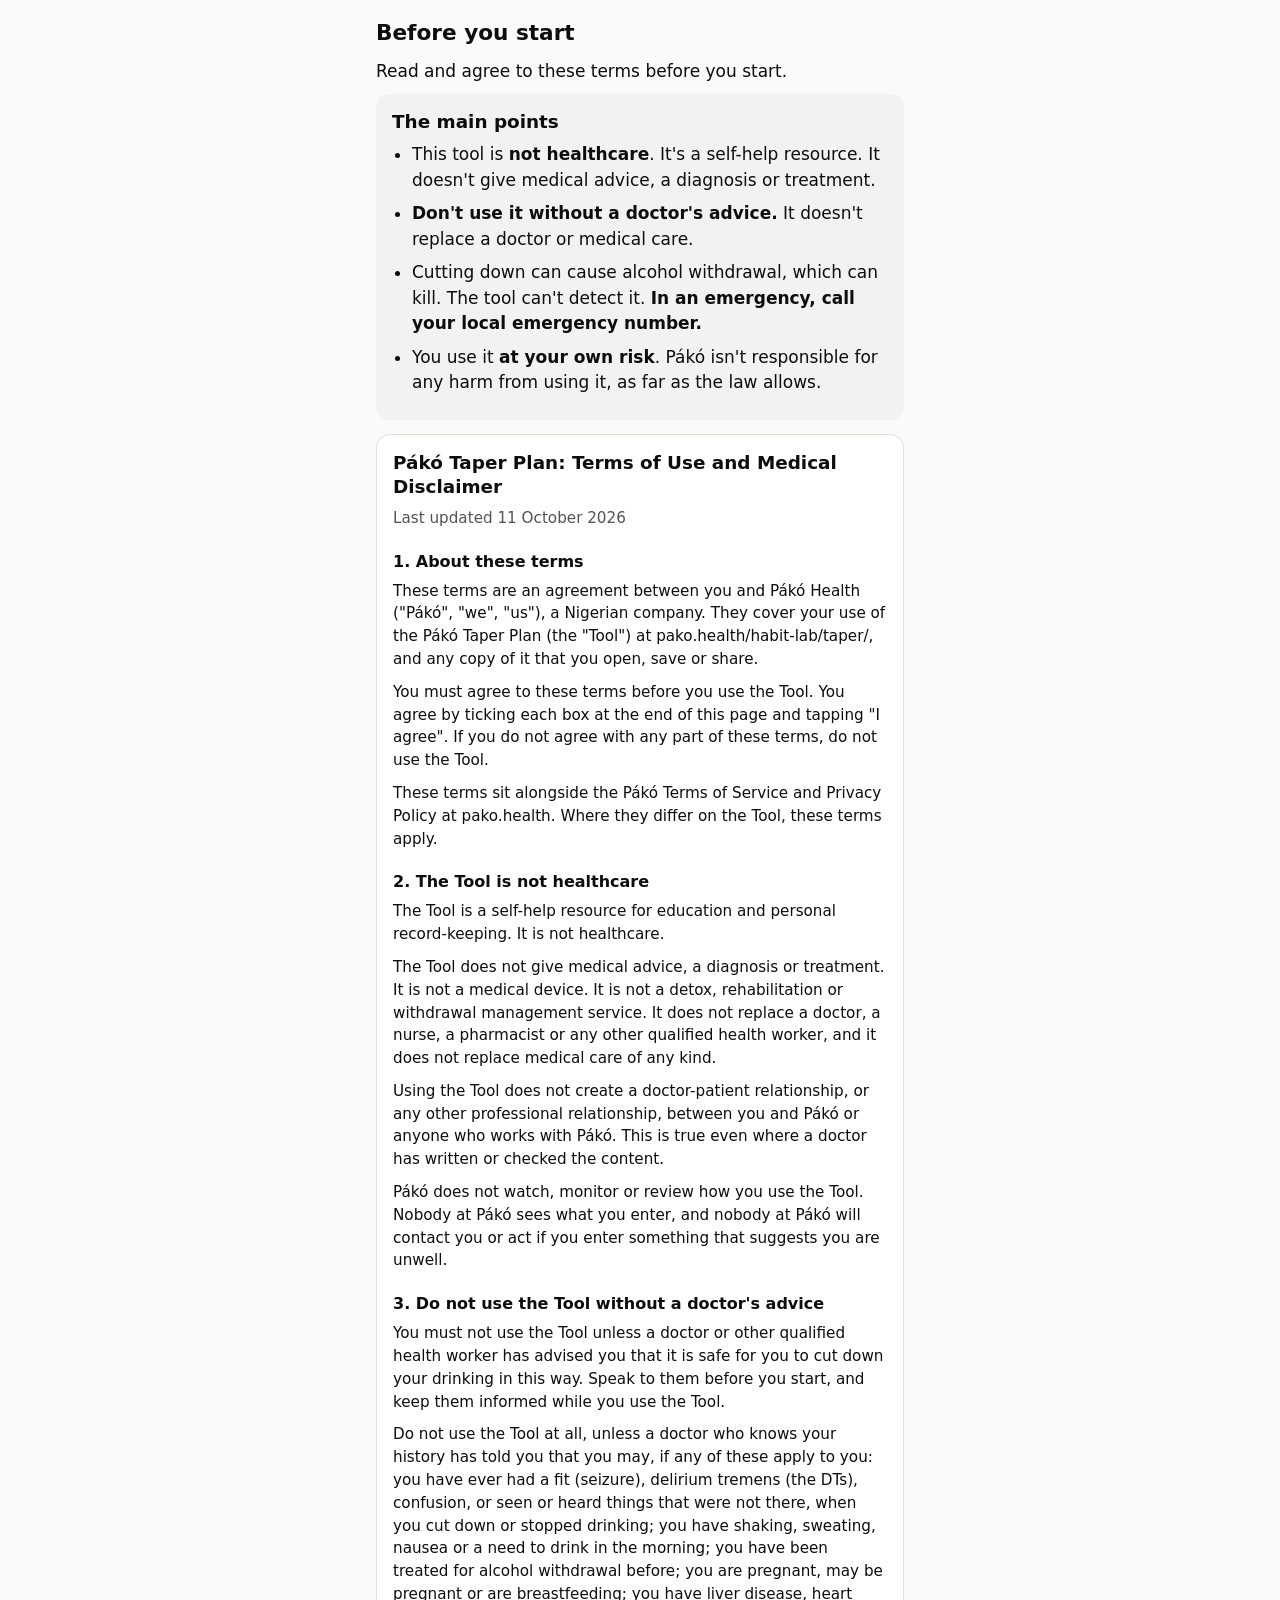
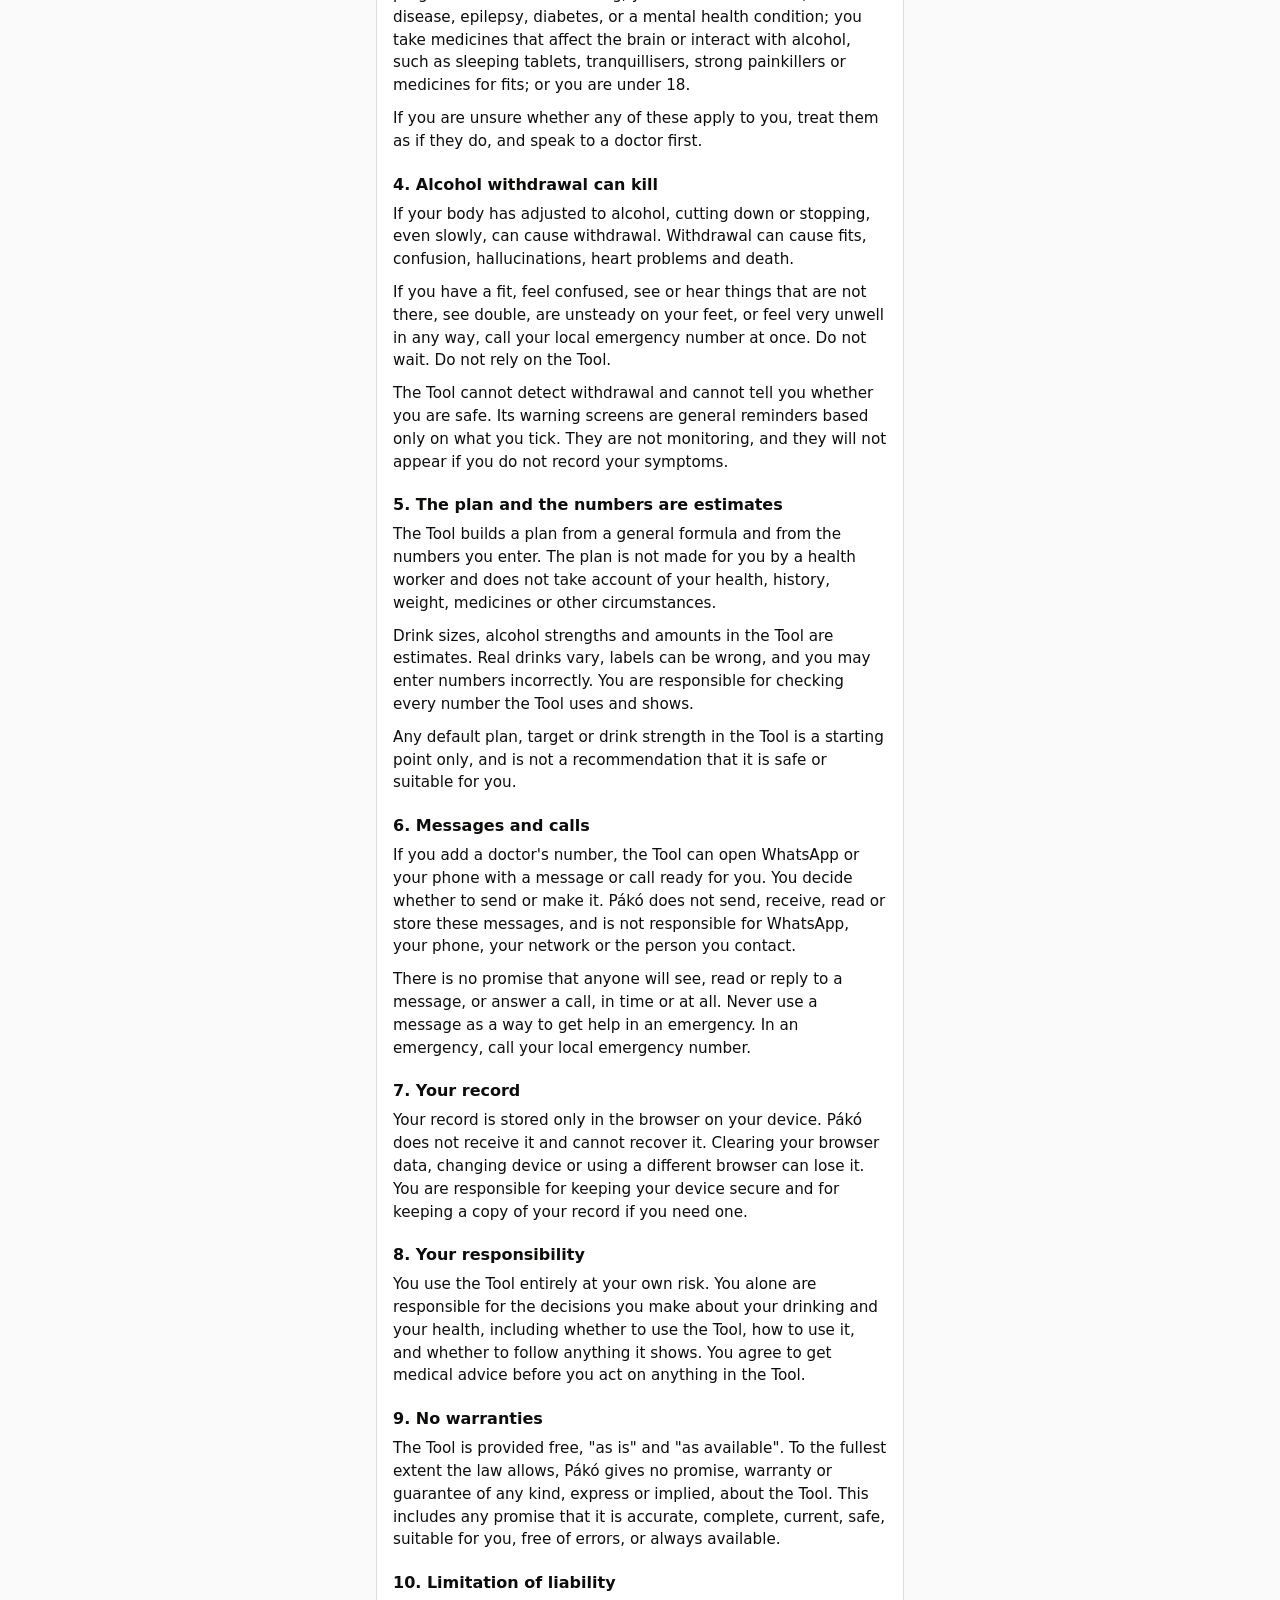
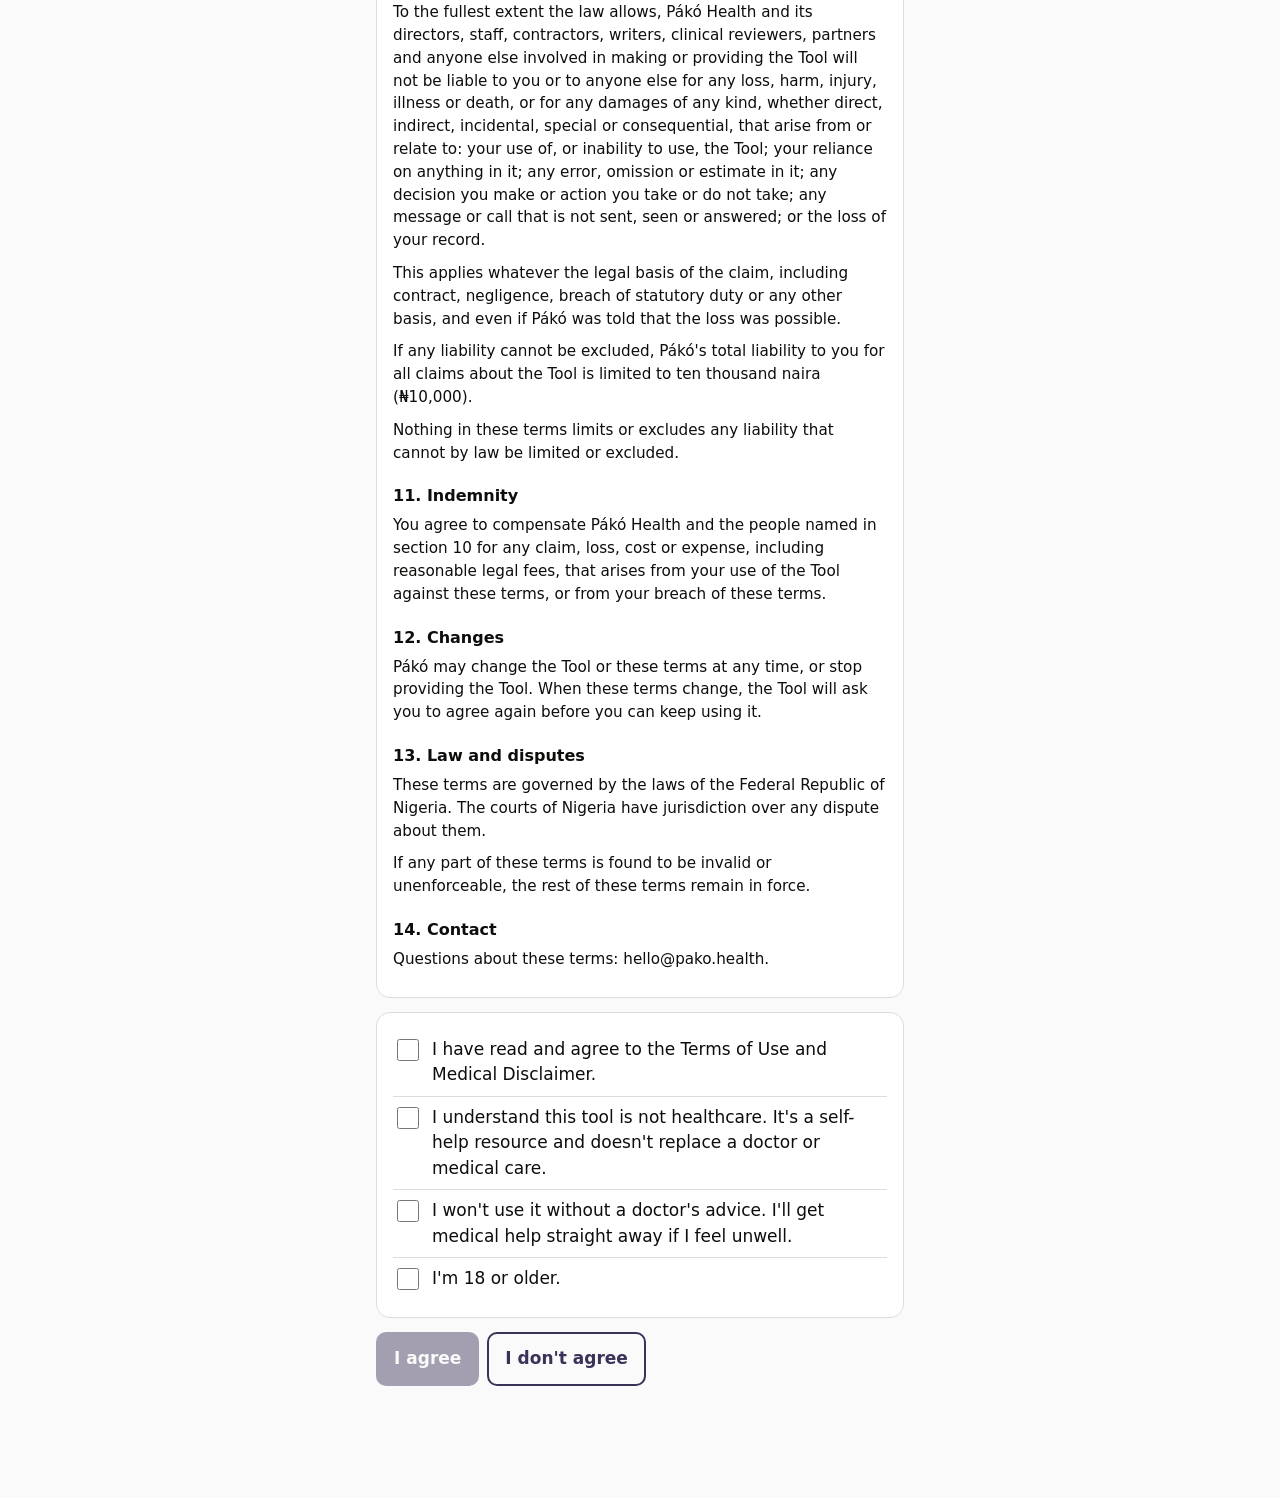
<file: index.html>
<!doctype html>
<html lang="en">
<head>
<meta charset="utf-8">
<meta name="viewport" content="width=device-width, initial-scale=1">
<meta name="description" content="A week-by-week plan to cut down on alcohol safely, with a daily guide in the drinks you have. Your record stays on your phone.">
<title>My Alcohol Plan</title>
<style>
:root{
  --t-bg:#FAFAFA;--t-surface:#F2F2F0;--t-card:#FFFFFF;--t-ink:#0D0D0B;--t-muted:#55534D;--t-line:#DEDDD8;
  --t-p1:#3C3158;--t-p2:#73629F;--t-p3:#AFA4CF;--t-ptint:#ECE8F4;--t-on-p1:#FAFAFA;
  --t-red:#C0392B;--t-red-ink:#A93226;--t-red-tint:#FBEDEB;--t-on-red:#FFFFFF;
  color-scheme:light;
}
@media (prefers-color-scheme:dark){
  :root:not([data-theme="light"]){
    --t-bg:#121210;--t-surface:#1C1B18;--t-card:#232220;--t-ink:#F2F2F0;--t-muted:#B5B3AC;--t-line:#3A3935;
    --t-p1:#DCD3F2;--t-p2:#A897D4;--t-p3:#6F5F9E;--t-ptint:#2C2740;--t-on-p1:#0D0D0B;
    --t-red:#E5695C;--t-red-ink:#F2978D;--t-red-tint:#2E1B19;--t-on-red:#0D0D0B;
    color-scheme:dark;
  }
}
:root[data-theme="dark"]{
  --t-bg:#121210;--t-surface:#1C1B18;--t-card:#232220;--t-ink:#F2F2F0;--t-muted:#B5B3AC;--t-line:#3A3935;
  --t-p1:#DCD3F2;--t-p2:#A897D4;--t-p3:#6F5F9E;--t-ptint:#2C2740;--t-on-p1:#0D0D0B;
  --t-red:#E5695C;--t-red-ink:#F2978D;--t-red-tint:#2E1B19;--t-on-red:#0D0D0B;
  color-scheme:dark;
}
*{box-sizing:border-box}
html{-webkit-text-size-adjust:100%}
body{margin:0;background:var(--t-bg);color:var(--t-ink);font-family:"Noto Sans",system-ui,-apple-system,"Segoe UI",Roboto,Arial,sans-serif;font-size:17px;line-height:1.5}
.wrap{max-width:560px;margin:0 auto;padding:var(--s-4,16px) var(--s-4,16px) calc(var(--s-11,64px) + var(--s-10,48px))}
h1,h2,h3{font-family:"Hanken Grotesk","Noto Sans",system-ui,-apple-system,"Segoe UI",Roboto,Arial,sans-serif}
h1{font-size:1.35rem;margin:4px 0 12px;line-height:1.25}
h2{font-size:1.15rem;margin:0 0 8px;line-height:1.3}
h3{font-size:1rem;margin:14px 0 6px}
p{margin:0 0 10px}
.muted{color:var(--t-muted);font-size:.92rem}
.card{background:var(--t-card);border:1px solid var(--t-line);border-radius:14px;padding:16px;margin:0 0 14px}
.soft{background:var(--t-surface);border:none}
.big{font-size:2.6rem;font-weight:800;line-height:1;color:var(--t-p1)}
.big small{font-size:1rem;font-weight:600;color:var(--t-muted)}
.allow{font-size:1.25rem;font-weight:700;line-height:1.35;color:var(--t-p1);margin:2px 0 4px}
.bar{height:12px;background:var(--t-surface);border-radius:6px;overflow:hidden;margin:var(--s-2,8px) 0 var(--s-tight,6px)}
.bar>i{display:block;height:100%;background:var(--t-p1);border-radius:6px}
/* A full purple bar reads as a goal met. Reaching your drinking guide is
   not an achievement, and going past it is not a failure to punish, so the
   two states are stated plainly rather than coloured in. */
.bar.is-done>i{background:var(--t-p3)}
.bar.is-over>i{background:var(--t-red)}
.row{display:flex;gap:8px;align-items:center;flex-wrap:wrap}
.spread{justify-content:space-between}
.ic{width:1.3em;height:1.3em;fill:currentColor;flex:none;vertical-align:-.28em}
button,.btn{font:inherit;font-weight:700;border-radius:10px;border:2px solid var(--t-p1);background:var(--t-p1);color:var(--t-on-p1);padding:var(--s-3,12px) var(--s-4,16px);cursor:pointer;text-decoration:none;display:inline-flex;align-items:center;justify-content:center;gap:6px;text-align:center}
button.ghost,.btn.ghost{background:transparent;color:var(--t-p1)}
button.small{padding:6px 10px;font-size:.9rem}
button:disabled{opacity:.45;cursor:not-allowed}
.btn.wide,button.wide{width:100%}
.grid{display:grid;grid-template-columns:1fr 1fr;gap:8px}
.drink{background:var(--t-surface);color:var(--t-ink);border:2px solid transparent;text-align:left;padding:10px;font-weight:600;line-height:1.3;display:block}
.drink b{display:block;color:var(--t-p1);margin-top:4px}
.drink span{display:block;font-weight:400;font-size:.85rem;color:var(--t-muted)}
.drink:active{border-color:var(--t-p1)}
.mine{background:var(--t-surface);border-radius:12px;padding:12px;margin:0 0 10px}
.mine .head{display:flex;gap:10px;align-items:flex-start}
.mine .head .ic{color:var(--t-p1);width:1.6em;height:1.6em}
.mine .acts{display:grid;grid-template-columns:2fr 1fr;gap:8px;margin-top:10px}
.mine .acts button{padding:10px 8px}
.mine.other{margin:0}
.mine.other>summary{list-style:none;cursor:pointer}
.mine.other>summary::-webkit-details-marker{display:none}
/* Inside the grey row, the chips take the card colour so they still read as chips. */
.mine.other .pills button:not([aria-pressed="true"]){background:var(--t-card)}
.seg{display:flex;background:var(--t-surface);border-radius:10px;padding:var(--s-1,4px);gap:var(--s-1,4px)}
.seg button{flex:1;background:transparent;border:none;color:var(--t-ink);padding:8px;font-weight:600}
.seg button[aria-pressed="true"]{background:var(--t-card);color:var(--t-p1);box-shadow:0 1px 2px rgba(0,0,0,.15)}
.pills{display:flex;flex-wrap:wrap;gap:6px}
.pills button{background:var(--t-surface);color:var(--t-ink);border:2px solid transparent;font-weight:600;padding:8px 12px}
.pills button[aria-pressed="true"]{border-color:var(--t-p1);color:var(--t-p1);background:var(--t-ptint)}
.lbl{font-weight:600;margin:12px 0 6px}
label.chk{display:flex;gap:10px;align-items:flex-start;padding:8px 0;border-bottom:1px solid var(--t-line)}
label.chk:last-child{border-bottom:none}
label.chk input{width:22px;height:22px;margin-top:2px;flex:none;accent-color:var(--t-p1)}
input[type=number],input[type=text],input[type=tel],input[type=date],textarea{font:inherit;width:100%;padding:10px;border:1px solid var(--t-line);border-radius:10px;background:var(--t-card);color:var(--t-ink)}
.field{display:block;margin:0 0 14px}
.field>span{display:block;font-weight:600;margin-bottom:4px}
.field>small{display:block;margin-top:4px}
ul.log{list-style:none;padding:0;margin:0}
ul.log li{display:flex;justify-content:space-between;align-items:center;gap:8px;padding:8px 0;border-bottom:1px solid var(--t-line)}
ul.log li:last-child{border-bottom:none}
table{width:100%;border-collapse:collapse;font-size:.95rem}
th,td{text-align:left;padding:8px 6px;border-bottom:1px solid var(--t-line);vertical-align:top}
th{font-size:.82rem;color:var(--t-muted);font-weight:600}
tr.now td{background:var(--t-ptint);font-weight:700}
.dots{display:grid;grid-template-columns:repeat(7,1fr);gap:6px;max-width:280px;margin:8px 0}
.dot{aspect-ratio:1;border-radius:50%;border:2px solid var(--t-p3);display:flex;align-items:center;justify-content:center;font-size:.7rem;color:var(--t-muted)}
.dot.done{background:var(--t-p1);border-color:var(--t-p1);color:var(--t-on-p1)}
.dot.today{border-color:var(--t-p1);border-width:3px;color:var(--t-p1);font-weight:800}
.note{padding:10px 12px;background:var(--t-ptint);border-radius:10px;margin:0 0 12px}
/* One-time sheet above the tab bar. Not modal: the page stays usable behind it. */
.sheet{position:fixed;left:12px;right:12px;max-width:520px;margin:0 auto;z-index:10;background:var(--t-card);border:1px solid var(--t-line);border-radius:16px;padding:16px;box-shadow:0 8px 28px rgba(0,0,0,.18);font-size:.95rem;transform:translateY(calc(100% + 120px));visibility:hidden}
.sheet.on{transform:none;visibility:visible}
@media (prefers-reduced-motion: no-preference){.sheet{transition:transform .28s ease,visibility 0s .28s}.sheet.on{transition:transform .28s ease}}
/* It sits outside #app, so on pako.health the site's own heading sizes reach it. */
.sheet h2{font-family:"Hanken Grotesk","Noto Sans",system-ui,sans-serif!important;font-size:1.1rem!important;line-height:1.3!important;font-weight:600!important;color:var(--t-ink)!important;margin:0 0 4px!important;padding-right:36px}
.sheet p{margin:0 0 4px!important;font-size:.95rem!important;line-height:1.45!important;color:var(--t-ink)!important}
.sheet .row{margin-top:12px;gap:8px}
.sheet .x{position:absolute;top:6px;right:6px;width:44px;height:44px;padding:0;border:none;border-radius:50%;background:transparent;color:var(--t-muted)}
.sheet .x:hover{background:var(--t-surface);color:var(--t-ink)}
.sheet .x .ic{width:22px;height:22px}
button.link{background:none;border:none;padding:0;color:var(--t-p1);font-weight:600;text-decoration:underline;font-size:inherit}
.ios-line{margin:-4px 0 12px}
.warn{border:2px solid var(--t-red);background:var(--t-red-tint);border-radius:14px;padding:16px;margin:var(--s-5,20px) 0 var(--s-mid,14px)}
.warn h2{color:var(--t-red-ink);display:flex;gap:6px;align-items:center}
.warn h3{margin-top:12px}
.warn ul{margin:4px 0 10px;padding-left:20px}
.warn .btn{background:var(--t-red);border-color:var(--t-red);color:var(--t-on-red);margin:4px 0}
.warn.top{margin-top:0}
.takeover h1{font-size:1.6rem}
.tabbar{position:fixed;left:0;right:0;bottom:0;background:var(--t-card);border-top:1px solid var(--t-line);display:flex;justify-content:center;padding-bottom:env(safe-area-inset-bottom)}
.tabbar .in{display:flex;max-width:560px;width:100%}
.tabbar button{flex:1;flex-direction:column;gap:2px;background:transparent;border:none;border-radius:0;color:var(--t-muted);padding:8px 2px 10px;font-size:.75rem;font-weight:600;min-width:0}
.tabbar button .ic{width:24px;height:24px}
.tabbar button[aria-current="page"]{color:var(--t-p1);box-shadow:inset 0 3px 0 var(--t-p1)}
.tab{display:none}.tab.on{display:block}
pre{white-space:pre-wrap;word-wrap:break-word;font-family:inherit;font-size:.88rem;background:var(--t-surface);padding:12px;border-radius:10px;margin:0 0 12px}
.toast{position:fixed;left:50%;transform:translateX(-50%);bottom:90px;background:var(--t-ink);color:var(--t-bg);padding:10px 16px;border-radius:10px;font-weight:600;display:none;z-index:9;max-width:90%}
.toast.on{display:block}
svg text{font-family:inherit}
.hidden{display:none!important}
details.card>summary{cursor:pointer}
.terms h3{margin-top:var(--s-5,20px)}
.terms p{font-size:.95rem}
ul.keys{margin:0;padding-left:20px}
ul.keys li{margin:0 0 8px}
@media print{
  .tabbar,.warn,header,.noprint,.toast{display:none!important}
  .tab{display:none!important}
  #tab-summary{display:block!important}
  body{background:#fff;color:#000}
  pre{background:#fff;font-size:11pt}
}

/* ===== Setup, one screen at a time ===================================
   Spacing comes from the Pákó scale (--s-*). The fallbacks are for the
   patient copy on github.io, which does not load miro.css. */
.tp-step[hidden]{display:none}
.tp-step-sub{margin:0 0 var(--s-4,16px)}
.tp-prog{margin:0 0 var(--s-7,28px)}
.tp-prog-bar{height:6px;border-radius:9999px;background:var(--t-ptint);overflow:hidden}
.tp-prog-bar span{display:block;height:100%;width:0;border-radius:9999px;background:var(--t-p1);transition:width 350ms ease}
.tp-nav{display:flex;align-items:center;gap:var(--s-4,16px);margin-top:var(--s-7,28px);flex-wrap:wrap}
.tp-nav [hidden]{display:none !important}
/* Add a drink shares the row with Next; with Back there too it takes its own row. */
.tp-nav #tpAdd{order:-1}
.stepper{display:flex;align-items:center;gap:8px;margin-top:6px}
.stepper button{width:48px;height:48px;padding:0;font-size:1.4rem;line-height:1}
.stepper input{width:80px;text-align:center}
@media (max-width:480px){.tp-nav.has-back #tpAdd{flex-basis:100%}}
@media (prefers-reduced-motion: reduce){.tp-prog-bar span{transition:none}}

/* ===== Today: one card ==============================================
   What's left today leads: the bottle, then one line in words, then that
   line in units. The week sits under it as one quiet row, with a small ring
   for how far through it you are. Each thing is said once. */
.tp-today{background:var(--t-card);border:1px solid var(--t-line);border-radius:14px;
  padding:var(--s-5,20px);margin:0 0 14px}
.tp-today-main{display:flex;align-items:center;gap:var(--s-5,20px)}
.tp-today-words{flex:1;min-width:0;display:flex;flex-direction:column;gap:var(--s-1,4px)}
.tp-today-label{margin:0;color:var(--t-muted);font-weight:600}
/* #app and !important, because the Pákó theme sets every paragraph that way. */
#app .tp-today-hero{margin:0;font-size:24px !important;line-height:30px !important;font-weight:700;color:var(--t-ink);text-wrap:balance}
.tp-today.is-over .tp-today-hero{color:var(--t-red-ink)}
.tp-today-note{margin:0;color:var(--t-muted)}
.tp-today-week{display:flex;align-items:center;gap:var(--s-3,12px);
  margin-top:var(--s-5,20px);padding-top:var(--s-4,16px);border-top:1px solid var(--t-line)}
.tp-today-week p{margin:0;color:var(--t-muted)}
.tp-today-week b{color:var(--t-ink)}
.tp-vessel,.tp-dial{flex:none;display:block}
.tp-vessel svg{width:76px;height:auto;display:block}
.tp-dial svg{width:36px;height:auto;display:block}
@media (max-width:420px){.tp-vessel svg{width:60px}#app .tp-today-hero{font-size:21px !important;line-height:27px !important}}

.tp-v-body{fill:var(--t-surface)}
.tp-v-line{stroke:var(--t-p3)}
.tp-v-cap{fill:var(--t-p3)}
.tp-v-fill{fill:var(--t-p2)}
/* The bloom from the Pause dashboard. Each figure carries its own, in
   whatever colour it is currently showing, so the state reads before the
   number does. */
.tp-vessel{--glow:rgba(115,107,135,.55)}
.tp-dial{--glow:rgba(60,49,88,.42)}
.tp-vessel.is-done,.tp-vessel.is-over,.tp-dial.is-over{--glow:rgba(192,57,43,.38)}
.tp-dial.is-done{--glow:rgba(204,201,212,.6)}
.tp-v-fill,.tp-dial-arc{filter:drop-shadow(0 0 9px var(--glow))}
.tp-vessel.is-over .tp-v-line{filter:drop-shadow(0 0 9px var(--glow))}
@media (prefers-reduced-motion: no-preference){
  .tp-v-fill,.tp-dial-arc{transition:filter 300ms ease}
}
.tp-vessel.is-done .tp-v-fill,.tp-vessel.is-over .tp-v-fill{fill:var(--t-red)}
/* Past the guide there is no liquid left to colour, so an empty outline
   looked the same as a day gone exactly to plan. The vessel itself carries
   the state instead. */
.tp-vessel.is-over .tp-v-body{fill:var(--t-red-tint)}
.tp-vessel.is-over .tp-v-line,.tp-vessel.is-over .tp-v-cap{stroke:var(--t-red);fill:var(--t-red)}
.tp-vessel.is-over .tp-v-line{fill:none}

.tp-dial-track{stroke:var(--t-surface)}
.tp-dial-arc{stroke:var(--t-p1)}
.tp-dial.is-done .tp-dial-arc{stroke:var(--t-p3)}
.tp-dial.is-over .tp-dial-arc{stroke:var(--t-red)}

</style>
</head>
<body>
<svg width="0" height="0" style="position:absolute" aria-hidden="true">
<!-- Material Symbols Rounded, weight 400 (Apache License 2.0, Google) -->
<symbol id="i-sports_bar" viewBox="0 -960 960 960"><path d="M310-180h300v-430h-90q-28 0-47 15.5T430-552q-26 29-57 51t-63 30v291Zm-60 0v-292q-52-14-91-53t-39-95.18q0-53.17 30.5-94.3 30.5-41.13 78.5-57.18 23-48.15 68.5-78.24Q343-880 400-880q35 0 65.5 12t55.5 33q10-2 19-3.5t20-1.5q66 0 113 47t47 113q0 22-9 44t-23 36h92q24.75 0 42.38 17.62Q840-564.75 840-540v280q0 24.75-17.62 42.37Q804.75-200 780-200H670v20q0 24.75-17.62 42.37Q634.75-120 610-120H310q-24.75 0-42.37-17.63Q250-155.25 250-180Zm-70-440q0 38 31 64t69 26q32 0 58-17.5t53-50.5q23-28 55-50t74-22h140q0-45-26.5-77.5T560-780q-18 0-35.5 5.5L507-769l-19-16q-18-16-41-25.5t-47-9.5q-35 0-67 18t-47 50l-14 30-32 11q-26 9-43 36t-17 55Zm490 360h110v-280H670v280Zm-360 80h300-300Z"/></symbol>
<symbol id="i-wine_bar" viewBox="0 -960 960 960"><path d="M450-180v-185q-99-14-154.5-79.7Q240-510.41 240-600v-210q0-12.75 8.63-21.38Q257.25-840 270-840h420q12.75 0 21.38 8.62Q720-822.75 720-810v210q0 89.59-55.5 155.3Q609-379 510-365v185h100q12.75 0 21.38 8.68 8.62 8.67 8.62 21.5 0 12.82-8.62 21.32-8.63 8.5-21.38 8.5H350q-12.75 0-21.37-8.68-8.63-8.67-8.63-21.5 0-12.82 8.63-21.32 8.62-8.5 21.37-8.5h100Zm150.5-287.5Q652-515 658-570H302q5 55 56.86 102.5 51.85 47.5 121 47.5 69.14 0 120.64-47.5ZM300-630h360v-150H300v150Zm180 210Z"/></symbol>
<symbol id="i-liquor" viewBox="0 -960 960 960"><path d="M198-140v-141q-35-10-56.5-38.5T120-386v-304q0-13 8.5-21.5T150-720h156q13 0 21.5 8.5T336-690v304q0 35-21.5 65T258-281v141h48q13 0 21.5 8.5T336-110q0 13-8.5 21.5T306-80H150q-13 0-21.5-8.5T120-110q0-13 8.5-21.5T150-140h48Zm-18-359h96v-161h-96v161Zm48 161q19 0 33.5-14.5T276-386v-53h-96v53q0 19 14.5 33.5T228-338ZM520-80q-24 0-42-18t-18-42v-408q0-20 11-32t31-21l38-17q24-11 35-27t11-39v-161q0-16 9.5-25.5T621-880h94q16 0 25.5 9.5T750-845v161q0 23 13.5 39t37.5 27l38 17q19 8 30 20.5t11 32.5v408q0 24-18 42t-42 18H520Zm126-696h44v-44h-44v44ZM520-465h300v-83l-42-16q-40-15-64-49t-24-75v-28h-44v28q0 41-22.5 72T563-568l-43 20v83Zm0 325h300v-103H520v103Zm0-163h300v-102H520v102ZM228-439Zm292 136v-102 102Z"/></symbol>
<symbol id="i-local_bar" viewBox="0 -960 960 960"><path d="M450-180v-244L134-764q-6-6-9-14.5t-3-16.5q0-19 13-32t32-13h626q19 0 32 13t13 32q0 8-3 16.5t-9 14.5L510-424v244h180q13 0 21.5 8.5T720-150q0 13-8.5 21.5T690-120H270q-13 0-21.5-8.5T240-150q0-13 8.5-21.5T270-180h180ZM281-695h398l83-81H198l83 81Zm199 216 144-156H336l144 156Zm0 0Z"/></symbol>
<symbol id="i-add" viewBox="0 -960 960 960"><path d="M450-450H230q-12.75 0-21.37-8.68-8.63-8.67-8.63-21.5 0-12.82 8.63-21.32 8.62-8.5 21.37-8.5h220v-220q0-12.75 8.68-21.38 8.67-8.62 21.5-8.62 12.82 0 21.32 8.62 8.5 8.63 8.5 21.38v220h220q12.75 0 21.38 8.68 8.62 8.67 8.62 21.5 0 12.82-8.62 21.32-8.63 8.5-21.38 8.5H510v220q0 12.75-8.68 21.37-8.67 8.63-21.5 8.63-12.82 0-21.32-8.63-8.5-8.62-8.5-21.37v-220Z"/></symbol>
<symbol id="i-undo" viewBox="0 -960 960 960"><path d="M289-200q-13 0-21.5-8.5T259-230q0-13 8.5-21.5T289-260h280q70 0 120.5-46.5T740-422q0-69-50.5-115.5T569-584H274l93 93q9 9 9 21t-9 21q-9 9-21 9t-21-9L181-593q-5-5-7-10t-2-11q0-6 2-11t7-10l144-144q9-9 21-9t21 9q9 9 9 21t-9 21l-93 93h294q95 0 163.5 64T800-422q0 94-68.5 158T568-200H289Z"/></symbol>
<symbol id="i-fact_check" viewBox="0 -960 960 960"><path d="M132-120q-24 0-42-18t-18-42v-600q0-24 18-42t42-18h696q24 0 42 18t18 42v600q0 24-18 42t-42 18H132Zm0-60h696v-600H132v600Zm228-100q17 0 28.5-11.5T400-320q0-17-11.5-28.5T360-360H240q-17 0-28.5 11.5T200-320q0 17 11.5 28.5T240-280h120Zm222-193-29-29q-12-12-28-11.5T497-501q-11 12-11.5 28t11.5 28l64 64q9 9 21 9t21-9l149-149q12-12 12-28t-12-28q-12-12-28.5-12T695-586L582-473Zm-222 33q17 0 28.5-11.5T400-480q0-17-11.5-28.5T360-520H240q-17 0-28.5 11.5T200-480q0 17 11.5 28.5T240-440h120Zm0-160q17 0 28.5-11.5T400-640q0-17-11.5-28.5T360-680H240q-17 0-28.5 11.5T200-640q0 17 11.5 28.5T240-600h120ZM132-180v-600 600Z"/></symbol>
<symbol id="i-calendar_month" viewBox="0 -960 960 960"><path d="M180-80q-24 0-42-18t-18-42v-620q0-24 18-42t42-18h65v-28q0-13.6 9-22.8 9-9.2 23.02-9.2t23.5 9.2Q310-861.6 310-848v28h340v-28q0-13.6 9-22.8 9-9.2 23.02-9.2t23.5 9.2Q715-861.6 715-848v28h65q24 0 42 18t18 42v620q0 24-18 42t-42 18H180Zm0-60h600v-430H180v430Zm0-490h600v-130H180v130Zm0 0v-130 130Zm300 230q-17 0-28.5-11.5T440-440q0-17 11.5-28.5T480-480q17 0 28.5 11.5T520-440q0 17-11.5 28.5T480-400Zm-188.5-11.5Q280-423 280-440t11.5-28.5Q303-480 320-480t28.5 11.5Q360-457 360-440t-11.5 28.5Q337-400 320-400t-28.5-11.5ZM640-400q-17 0-28.5-11.5T600-440q0-17 11.5-28.5T640-480q17 0 28.5 11.5T680-440q0 17-11.5 28.5T640-400ZM480-240q-17 0-28.5-11.5T440-280q0-17 11.5-28.5T480-320q17 0 28.5 11.5T520-280q0 17-11.5 28.5T480-240Zm-188.5-11.5Q280-263 280-280t11.5-28.5Q303-320 320-320t28.5 11.5Q360-297 360-280t-11.5 28.5Q337-240 320-240t-28.5-11.5ZM640-240q-17 0-28.5-11.5T600-280q0-17 11.5-28.5T640-320q17 0 28.5 11.5T680-280q0 17-11.5 28.5T640-240Z"/></symbol>
<symbol id="i-bar_chart" viewBox="0 -960 960 960"><path d="M690-160q-12.75 0-21.37-8.63Q660-177.25 660-190v-220q0-12.75 8.63-21.38Q677.25-440 690-440h80q12.75 0 21.38 8.62Q800-422.75 800-410v220q0 12.75-8.62 21.37Q782.75-160 770-160h-80Zm-250 0q-12.75 0-21.37-8.63Q410-177.25 410-190v-580q0-12.75 8.63-21.38Q427.25-800 440-800h80q12.75 0 21.38 8.62Q550-782.75 550-770v580q0 12.75-8.62 21.37Q532.75-160 520-160h-80Zm-250 0q-12.75 0-21.37-8.63Q160-177.25 160-190v-380q0-12.75 8.63-21.38Q177.25-600 190-600h80q12.75 0 21.38 8.62Q300-582.75 300-570v380q0 12.75-8.62 21.37Q282.75-160 270-160h-80Z"/></symbol>
<symbol id="i-description" viewBox="0 -960 960 960"><path d="M349-250h262q12.75 0 21.38-8.68 8.62-8.67 8.62-21.5 0-12.82-8.62-21.32-8.63-8.5-21.38-8.5H349q-12.75 0-21.37 8.68-8.63 8.67-8.63 21.5 0 12.82 8.63 21.32 8.62 8.5 21.37 8.5Zm0-170h262q12.75 0 21.38-8.68 8.62-8.67 8.62-21.5 0-12.82-8.62-21.32-8.63-8.5-21.38-8.5H349q-12.75 0-21.37 8.68-8.63 8.67-8.63 21.5 0 12.82 8.63 21.32 8.62 8.5 21.37 8.5ZM220-80q-24 0-42-18t-18-42v-680q0-24 18-42t42-18h336q12.44 0 23.72 5T599-862l183 183q8 8 13 19.28 5 11.28 5 23.72v496q0 24-18 42t-42 18H220Zm331-584v-156H220v680h520v-494H581q-12.75 0-21.37-8.63Q551-651.25 551-664ZM220-820v186-186 680-680Z"/></symbol>
<symbol id="i-warning" viewBox="0 -960 960 960"><path d="M92-120q-9 0-15.5-4T66-135q-4-7-4.5-14.5T66-165l388-670q5-8 11.5-11.5T480-850q8 0 14.5 3.5T506-835l388 670q5 8 4.5 15.5T894-135q-4 7-10.5 11t-15.5 4H92Zm52-60h672L480-760 144-180Zm361.5-65.5Q514-254 514-267t-8.5-21.5Q497-297 484-297t-21.5 8.5Q454-280 454-267t8.5 21.5Q471-237 484-237t21.5-8.5Zm0-111Q514-365 514-378v-164q0-13-8.5-21.5T484-572q-13 0-21.5 8.5T454-542v164q0 13 8.5 21.5T484-348q13 0 21.5-8.5ZM480-470Z"/></symbol>
<symbol id="i-call" viewBox="0 -960 960 960"><path d="M795-120q-116 0-236.5-56T335-335Q232-438 176-558.5T120-795q0-19.29 12.86-32.14Q145.71-840 165-840h140q14 0 24 10t14 25l26.93 125.64Q372-665 369.5-653.5t-10.73 19.73L259-533q26 44 55 82t64 72q37 38 78 69.5t86 55.5l95-98q10-11 23.15-15 13.15-4 25.85-2l119 26q15 4 25 16.04 10 12.05 10 26.96v135q0 19.29-12.86 32.14Q814.29-120 795-120ZM229-588l81-82-23-110H180q2 42 13.5 88.5T229-588Zm369 363q41 19 89 31t93 14v-107l-103-21-79 83ZM229-588Zm369 363Z"/></symbol>
<symbol id="i-chat" viewBox="0 -960 960 960"><path d="M240-240 131-131q-14 14-32.5 6.34Q80-132.31 80-152v-668q0-24 18-42t42-18h680q24 0 42 18t18 42v520q0 24-18 42t-42 18H240Zm-26-60h606v-520H140v600l74-80Zm-74 0v-520 520Zm130-99h253q12.75 0 21.38-8.68 8.62-8.67 8.62-21.5 0-12.82-8.62-21.32-8.63-8.5-21.38-8.5H270q-12.75 0-21.37 8.68-8.63 8.67-8.63 21.5 0 12.82 8.63 21.32 8.62 8.5 21.37 8.5Zm0-130h420q12.75 0 21.38-8.68 8.62-8.67 8.62-21.5 0-12.82-8.62-21.32-8.63-8.5-21.38-8.5H270q-12.75 0-21.37 8.68-8.63 8.67-8.63 21.5 0 12.82 8.63 21.32 8.62 8.5 21.37 8.5Zm0-130h420q12.75 0 21.38-8.68 8.62-8.67 8.62-21.5 0-12.82-8.62-21.32-8.63-8.5-21.38-8.5H270q-12.75 0-21.37 8.68-8.63 8.67-8.63 21.5 0 12.82 8.63 21.32 8.62 8.5 21.37 8.5Z"/></symbol>
<symbol id="i-bedtime" viewBox="0 -960 960 960"><path d="M484-80q-84 0-157.5-32t-128-86.5Q144-253 112-326.5T80-484q0-132 77.5-238T361-868q17-5 31 5t12 27q-7 88 23.5 169.5T521-522q63 63 145 94t170 24q17-2 26.5 13t4.5 32q-40 125-145.5 202T484-80Zm0-60q100 0 182-57t132-145q-90-8-173-41.5T478.5-480Q415-543 382-625.5T341-797q-88 48-144.5 130.5T140-484q0 143.33 100.33 243.67Q340.67-140 484-140Zm-6-340Z"/></symbol>
<symbol id="i-edit" viewBox="0 -960 960 960"><path d="M180-180h44l472-471-44-44-472 471v44Zm-30 60q-13 0-21.5-8.5T120-150v-73q0-12 5-23.5t13-19.5l557-556q8-8 19-12.5t23-4.5q11 0 22 4.5t20 12.5l44 44q9 9 13 20t4 22q0 11-4.5 22.5T823-694L266-138q-8 8-19.5 13t-23.5 5h-73Zm629-617-41-41 41 41Zm-105 64-22-22 44 44-22-22Z"/></symbol>
<symbol id="i-delete" viewBox="0 -960 960 960"><path d="M261-120q-24.75 0-42.37-17.63Q201-155.25 201-180v-570h-11q-12.75 0-21.37-8.68-8.63-8.67-8.63-21.5 0-12.82 8.63-21.32 8.62-8.5 21.37-8.5h158q0-13 8.63-21.5 8.62-8.5 21.37-8.5h204q12.75 0 21.38 8.62Q612-822.75 612-810h158q12.75 0 21.38 8.68 8.62 8.67 8.62 21.5 0 12.82-8.62 21.32-8.63 8.5-21.38 8.5h-11v570q0 24.75-17.62 42.37Q723.75-120 699-120H261Zm438-630H261v570h438v-570ZM418.5-274.63q8.5-8.62 8.5-21.37v-339q0-12.75-8.68-21.38-8.67-8.62-21.5-8.62-12.82 0-21.32 8.62-8.5 8.63-8.5 21.38v339q0 12.75 8.68 21.37 8.67 8.63 21.5 8.63 12.82 0 21.32-8.63Zm166 0q8.5-8.62 8.5-21.37v-339q0-12.75-8.68-21.38-8.67-8.62-21.5-8.62-12.82 0-21.32 8.62-8.5 8.63-8.5 21.38v339q0 12.75 8.68 21.37 8.67 8.63 21.5 8.63 12.82 0 21.32-8.63ZM261-750v570-570Z"/></symbol>
<symbol id="i-close" viewBox="0 -960 960 960"><path d="m256-200-56-56 224-224-224-224 56-56 224 224 224-224 56 56-224 224 224 224-56 56-224-224-224 224Z"/></symbol><symbol id="i-today" viewBox="0 -960 960 960"><path d="M284-338.18q-28-28.19-28-69Q256-448 284.18-476q28.19-28 69-28Q394-504 422-475.82q28 28.19 28 69Q450-366 421.82-338q-28.19 28-69 28Q312-310 284-338.18ZM180-80q-24 0-42-18t-18-42v-620q0-24 18-42t42-18h65v-28q0-13.6 9-22.8 9-9.2 23.02-9.2t23.5 9.2Q310-861.6 310-848v28h340v-28q0-13.6 9-22.8 9-9.2 23.02-9.2t23.5 9.2Q715-861.6 715-848v28h65q24 0 42 18t18 42v620q0 24-18 42t-42 18H180Zm0-60h600v-430H180v430Zm0-490h600v-130H180v130Zm0 0v-130 130Z"/></symbol>
</svg>
<div class="wrap" id="app"></div>
<div id="nav" class="tabbar hidden" role="navigation" aria-label="Sections"><div class="in">
  <button data-tab="today"><svg class="ic" aria-hidden="true"><use href="#i-today"/></svg>Today</button>
  <button data-tab="check"><svg class="ic" aria-hidden="true"><use href="#i-fact_check"/></svg>Check-in</button>
  <button data-tab="plan"><svg class="ic" aria-hidden="true"><use href="#i-calendar_month"/></svg>Plan</button>
  <button data-tab="progress"><svg class="ic" aria-hidden="true"><use href="#i-bar_chart"/></svg>Progress</button>
  <button data-tab="summary"><svg class="ic" aria-hidden="true"><use href="#i-description"/></svg>For doctor</button>
</div></div>
<div class="toast" id="toast"></div>

<script>
(function(){
'use strict';
var KEY='myAlcoholPlan.v1';
/* One file, two homes. On github.io it is a doctor's tool for one patient. Anywhere else
   (pako.health) it is the public version: no doctor needed, and it can start from the
   answers on Check your drinking, which leaves them in sessionStorage. */
var PUBLIC=!/github\.io$/.test(location.hostname);
var PUBLIC_TARGET=14, PUBLIC_CUT=0.2;
var AUDIT_URL='/habit-lab/check-your-drinking/';
/* Where "I don't agree" goes. On pako.health that is the lab the card came
   from, not the screening test most of these readers never took. */
var EXIT_URL=PUBLIC?'/habit-lab':AUDIT_URL;
var PREFILL_KEY='pako-taper-prefill';
/* Umami, on pako.health only (github.io doesn't load it). Counts that a plan
   was begun, set up and checked in on; never what anyone drinks. */
function stat(n){try{window.umami&&window.umami.track(n,{tool:'Cut down safely'});}catch(e){}}
function weeksFor(S,T){
  if(!(S>0)||!(T>=0)||T>=S)return '';
  /* Stopping altogether is a straight line down, so the weeks have to come
     from how far there is to fall. Twelve for everybody meant a light
     drinker crawling down in one-unit steps while someone on 42 dropped
     3.5 units every week. Four units a week is the step: a heavier week
     buys more weeks. The floor of four stops anyone being handed a
     two-week stop, and twelve is all the form allows. */
  if(T===0)return Math.max(4,Math.min(12,Math.ceil(S/4)));
  return Math.max(1,Math.min(12,Math.ceil(Math.log(T/S)/Math.log(1-PUBLIC_CUT))));
}
function prefill(){
  if(!PUBLIC)return null;
  try{
    var p=JSON.parse(sessionStorage.getItem(PREFILL_KEY)||'null');
    if(!p||typeof p!=='object')return null;
    var weekly=Math.round(+p.weekly);
    var drinks=(Array.isArray(p.drinks)?p.drinks:[]).filter(function(d){
      return d&&CATS[d.cat]&&+d.ml>0&&+d.pct>0&&+d.pct<=96;
    }).slice(0,MAX_MINE).map(function(d){return {cat:d.cat,size:+d.size|0,ml:+d.ml,pct:+d.pct,name:'',perWeek:Math.max(0,Math.round(+d.perWeek||0))};});
    return {weekly:weekly>0?weekly:'',drinks:drinks};
  }catch(e){return null;}
}
/* Drink kinds for "My drinks". Strengths: beer, wine, spirits, bitters from the brief.
   Stout 7.5% = Guinness Foreign Extra Stout. Strong rum 69% = Clarke's Court Pure White and
   Rivers Royale (export bottling) in Grenada. Rivers sold at home in Grenada is often 75%. */
var CATS={
  beer:{name:'Beer or lager',short:'beer',icon:'sports_bar',pct:5,ph:'For example: Carib',
    sizes:[{ml:330,n:'small bottle'},{ml:330,n:'can'},{ml:600,n:'large bottle'}],noun:'bottle'},
  stout:{name:'Stout',short:'stout',icon:'sports_bar',pct:7.5,ph:'For example: Guinness',
    sizes:[{ml:330,n:'small bottle'},{ml:600,n:'large bottle'}],noun:'bottle'},
  wine:{name:'Wine',short:'wine',icon:'wine_bar',pct:13,ph:'',
    sizes:[{ml:125,n:'small glass'},{ml:175,n:'glass'},{ml:750,n:'bottle'}],noun:'glass'},
  spirits:{name:'Spirits (gin, whisky, vodka, rum)',short:'spirits',icon:'liquor',pct:40,ph:'For example: gin',
    sizes:[{ml:35,n:'shot'},{ml:200,n:'flask'},{ml:375,n:'medium bottle'},{ml:750,n:'bottle'}],noun:'bottle'},
  overproof:{name:'Strong rum (overproof)',short:'strong rum',icon:'liquor',pct:69,ph:'For example: Clarke\'s Court',
    sizes:[{ml:35,n:'shot'},{ml:200,n:'flask'},{ml:750,n:'bottle'}],noun:'bottle'},
  bitters:{name:'Herbal bitters',short:'bitters',icon:'liquor',pct:40,ph:'',
    sizes:[{ml:35,n:'shot'},{ml:200,n:'small bottle'}],noun:'bottle'},
  other:{name:'Something else',short:'',icon:'local_bar',pct:'',ph:'For example: palm wine',
    sizes:[{ml:null,n:'glass'},{ml:null,n:'cup'},{ml:null,n:'can'},{ml:null,n:'bottle'}],noun:'glass'}
};
var CAT_ORDER=['beer','stout','wine','spirits','overproof','bitters','other'];
var MAX_MINE=3;
var DRINKS=[
  {name:'Large bottle of beer',ml:600,pct:5,icon:'sports_bar'},
  {name:'Can of beer',ml:330,pct:5,icon:'sports_bar'},
  {name:'Large bottle of stout',ml:600,pct:7.5,icon:'sports_bar'},
  {name:'Glass of wine',ml:175,pct:13,icon:'wine_bar'},
  {name:'Shot of spirits',ml:35,pct:40,icon:'liquor'},
  {name:'Shot of strong rum',ml:35,pct:69,icon:'liquor'},
  {name:'Small bottle of herbal bitters',ml:200,pct:40,icon:'liquor'},
  {name:'Bottle of spirits',ml:750,pct:40,icon:'liquor'}
];
var SIGNS_DOC=[
  {id:'shake',text:'My hands shook in the morning'},
  {id:'sick',text:'I was sweating, felt sick or vomited in the morning'},
  {id:'early',text:'I needed a drink early in the day to feel normal'}
];
var SIGNS_AMB=[
  {id:'fit',text:'I had a fit (seizure)'},
  {id:'confused',text:'I felt confused'},
  {id:'seeing',text:'I saw or heard things that weren\'t there'},
  {id:'double',text:'I saw double'},
  {id:'unsteady',text:'I was unsteady on my feet'}
];
var SLEEP=['Well','Okay','Badly'];
var CRAVE=['None','A little','Strong','Very strong'];
var DAYN=['Sun','Mon','Tue','Wed','Thu','Fri','Sat'];
var MON=['Jan','Feb','Mar','Apr','May','Jun','Jul','Aug','Sep','Oct','Nov','Dec'];
var WA_MAX=1000;

/* ---------- storage ---------- */
var memState=null, storageOK=true;
function load(){
  try{var r=localStorage.getItem(KEY);return r?JSON.parse(r):null;}
  catch(e){storageOK=false;return memState;}
}
function save(){
  memState=state;
  try{localStorage.setItem(KEY,JSON.stringify(state));}
  catch(e){storageOK=false;}
}
var state=load()||{};
state.settings=state.settings||null;
state.drinks=state.drinks||{};
state.checkins=state.checkins||{};
state.custom=state.custom||[];
state.myDrinks=state.myDrinks||[];
state.overPrompted=state.overPrompted||{};
/* version 1 kept a plain phone number for the doctor */
if(state.settings&&state.settings.doctorWa==null){
  var mig=normWa(state.settings.doctorPhone);
  state.settings.doctorWa=mig.ok?mig.d:'';
  state.settings.patientName=state.settings.patientName||'';
}

/* ---------- helpers ---------- */
function esc(s){return String(s==null?'':s).replace(/[&<>"']/g,function(c){return {'&':'&amp;','<':'&lt;','>':'&gt;','"':'&quot;',"'":'&#39;'}[c];});}
function r1(n){return Math.round(n*10)/10;}
function fmt(n){var v=r1(n);return (v%1===0)?String(v):v.toFixed(1);}
function half(n){return Math.round(n*2)/2;}
function unitsOf(ml,pct){return ml*pct/1000;}
function key(d){return d.getFullYear()+'-'+String(d.getMonth()+1).padStart(2,'0')+'-'+String(d.getDate()).padStart(2,'0');}
function parseKey(k){var a=k.split('-').map(Number);return new Date(a[0],a[1]-1,a[2]);}
function addDays(k,n){var d=parseKey(k);d.setDate(d.getDate()+n);return key(d);}
function diffDays(a,b){return Math.round((parseKey(b)-parseKey(a))/86400000);}
function today(){return key(new Date());}
function nice(k){var d=parseKey(k);return DAYN[d.getDay()]+' '+d.getDate()+' '+MON[d.getMonth()];}
function niceY(k){return nice(k)+' '+parseKey(k).getFullYear();}
function doc(){return (state.settings&&state.settings.doctorName)?state.settings.doctorName:(PUBLIC?'a doctor':'your doctor');}
function Doc(){var d=doc();return d.charAt(0).toUpperCase()+d.slice(1);}
function plural(n,w){return n+' '+w+(n===1?'':'s');}
function cap(s){return s.charAt(0).toUpperCase()+s.slice(1);}
function ic(n){return '<svg class="ic" aria-hidden="true"><use href="#i-'+n+'"/></svg>';}
function toast(msg){var t=document.getElementById('toast');t.textContent=msg;t.classList.add('on');clearTimeout(toast._t);toast._t=setTimeout(function(){t.classList.remove('on');},2600);}
function clone(o){return JSON.parse(JSON.stringify(o));}

/* ---------- WhatsApp ---------- */
function normWa(raw){
  var s=String(raw||'').trim();if(!s)return {ok:true,d:''};
  var plus=s.charAt(0)==='+',d=s.replace(/\D/g,'');
  if(!plus&&d.indexOf('00')===0)d=d.slice(2);
  if(d.charAt(0)==='0')return {ok:false,msg:'Start the WhatsApp number with the country code, not 0. For example, 1 473 for Grenada.'};
  if(d.length<8||d.length>15)return {ok:false,msg:'Check the WhatsApp number. It looks too short or too long.'};
  return {ok:true,d:d};
}
function hasWa(){return !!(state.settings&&state.settings.doctorWa);}
function waLink(text){return 'https://wa.me/'+state.settings.doctorWa+'?text='+encodeURIComponent(text);}
function waBtn(text,label,extra){return '<a class="btn'+(extra?' '+extra:'')+'" target="_blank" rel="noopener" href="'+esc(waLink(text))+'">'+ic('chat')+esc(label)+'</a>';}
function waDelay(){return '<p class="muted" style="margin-top:10px">'+esc(Doc())+' may not see your message straight away. If you have any sign on the ambulance list, call the ambulance first.</p>';}
function who(){var n=state.settings&&state.settings.patientName;return n?n:'Patient';}
function clip(t){return t.length>WA_MAX?t.slice(0,WA_MAX-3)+'...':t;}

/* ---------- my drinks ---------- */
function newDrink(cat){var c=CATS[cat],s=c.sizes[0];return {cat:cat,size:0,ml:s?s.ml:null,pct:c.pct,name:''};}
function dUnits(d){return unitsOf(+d.ml,+d.pct);}
function dNoun(d){var c=CATS[d.cat];return d.size>=0&&c.sizes[d.size]?c.sizes[d.size].n:c.noun;}
function dWhat(d){return d.name||CATS[d.cat].short;}
function pl(n){return /ss$/.test(n)?n+'es':n+'s';}
function amount(c,noun){
  if(c===0.5)return 'half a '+noun;
  return Math.floor(c)+(c%1?' and a half ':' ')+(c>1?pl(noun):noun);
}
function dLabel(d,f){return cap((f===0.5?'half a ':'')+dNoun(d))+' of '+dWhat(d);}
function smallest(d){
  var best=null;CATS[d.cat].sizes.forEach(function(s){if(s.ml&&s.ml<+d.ml&&(!best||s.ml<best.ml))best=s;});
  return best;
}
/* How much of this drink fits in u units. Rounds down to a half, so it never shows more than the plan.
   Under one container, it uses the smallest container of the same kind instead. */
function fit(u,d){
  var cu=dUnits(d);if(!(cu>0)||!(u>0))return null;
  var c=Math.floor(u/cu*2)/2;
  if(c>=1)return {c:c,noun:dNoun(d)};
  var sm=smallest(d),c2=0;
  if(sm){c2=Math.floor(u/unitsOf(sm.ml,+d.pct)*2)/2;if(c2>=1)return {c:c2,noun:sm.n};}
  if(c>=0.5)return {c:0.5,noun:dNoun(d)};
  if(c2>=0.5)return {c:0.5,noun:sm.n};
  return null;
}
function phrases(u){
  return state.myDrinks.map(function(d){var f=fit(u,d);return f?amount(f.c,f.noun)+' of your '+dWhat(d):null;}).filter(Boolean);
}
function orList(a){return a.join(', or ');}
/* Clients never see units: amounts are counted in their first drink, to the
   nearest half. Units stay on the For doctor page and in messages to the doctor. */
function mainDrink(list){return (list||state.myDrinks||[]).filter(function(x){return dUnits(x)>0;})[0]||null;}
function nouns(d){return pl(dNoun(d));}
function nOf(u,d){var cu=d&&dUnits(d);return cu?Math.round(u/cu*2)/2:null;}
function inDrinks(u,d){
  d=d||mainDrink();var n=nOf(u,d);if(n==null)return '';
  var noun=dNoun(d),t=n===0&&u>0?'less than half a '+noun:n===0?'none':amount(n,noun);
  return t+(n===0&&u<=0?'':' of '+dWhat(d));
}
function equiv(u){
  var b=Math.floor(u/3*2)/2,sh=Math.floor(u/1.4);
  return 'About '+fmt(b)+' large '+(b===1?'bottle':'bottles')+' of beer, or '+plural(sh,'shot')+' of spirits.';
}

/* ---------- plan maths ---------- */
function buildPlan(s){
  /* The daily guide is the week spread over all 7 days, rounded down to a half
     unit, and it never goes up from one week to the next. Dry days are allowed
     (up to 2, from week 3, once a day is 4 units or less) but do not raise it:
     sharing the week over fewer days made drinking days bigger. */
  /* The steps are proportional — take the same percentage off each week —
     which is the shape a taper should have. It cannot reach zero, though:
     (0/S)^(1/N) is 0, so every week came out as 0 and the plan told
     someone on 42 units a week to drink nothing from week one. That is the
     abrupt stop the page warns against on the screen above it. A target of
     nothing steps down in equal amounts instead, and only the last week is
     dry. */
  var S=+s.start,T=+s.target,N=+s.weeks,out=[],prev=Infinity;
  var toZero=!(T>0);
  var r=toZero?0:Math.pow(T/S,1/N);
  for(var k=1;k<=N;k++){
    var w=(k===N)?T:(toZero?Math.round(S*(N-k)/N):Math.round(S*Math.pow(r,k)));
    var dry=0;
    if(k>=3&&w/7<=4)dry=2;
    var daily=Math.min(prev,Math.floor(w/7*2)/2);prev=daily;
    out.push({n:k,weekly:w,dry:dry,daily:daily});
  }
  return out;
}
function plan(){return buildPlan(state.settings);}
function info(k){
  var s=state.settings;
  /* No plan was given, on safety grounds. buildPlan would divide by a
     zero-week taper, so it is never called. */
  if(s.diary)return {phase:'diary',week:0,weekly:0,daily:0,dry:0,day:diffDays(s.startDate,k)+1};
  var p=plan(),d=diffDays(s.startDate,k);
  if(d<0)return {phase:'before',daysTo:-d,week:0,weekly:+s.start,daily:half(s.start/7),dry:0};
  var wk=Math.floor(d/7)+1;
  if(wk>p.length){var L=p[p.length-1];return {phase:'after',week:wk,weekly:L.weekly,daily:L.daily,dry:L.dry,day:d+1};}
  var w=p[wk-1];
  return {phase:'plan',week:wk,weekly:w.weekly,daily:w.daily,dry:w.dry,day:d+1};
}
function weekStart(wk){return addDays(state.settings.startDate,(wk-1)*7);}
function dayTotal(k){return (state.drinks[k]||[]).reduce(function(a,x){return a+x.u;},0);}
function weekTotal(wk){var s=weekStart(wk),t=0;for(var i=0;i<7;i++){var d=addDays(s,i);if(d<=today())t+=dayTotal(d);}return t;}
function hasRecord(k){return (state.drinks[k]&&state.drinks[k].length>0)||!!state.checkins[k];}

/* ---------- warning level ---------- */
function warnLevel(){
  var c=state.checkins[today()];
  if(!c||c.cleared)return 0;
  var s=c.signs||[];
  if(s.some(function(id){return SIGNS_AMB.some(function(x){return x.id===id;});}))return 2;
  return s.length?1:0;
}
function signText(id){var x=SIGNS_DOC.concat(SIGNS_AMB).filter(function(z){return z.id===id;})[0];return x?x.text:id;}

/* ---------- red panel: the only red element ---------- */
function warnPanel(level){
  var s=state.settings||{},amb='',dr='';
  amb='<h3>Call an ambulance now if you have any of these</h3><ul>'+
    '<li>A fit (seizure)</li><li>You feel confused</li><li>You see or hear things that aren\'t there</li>'+
    '<li>You see double</li><li>You are unsteady on your feet</li></ul>'+
    (s.emergency?'<a class="btn wide" href="tel:'+esc(s.emergency.replace(/[^\d+]/g,''))+'">'+ic('call')+'Call the ambulance: '+esc(s.emergency)+'</a>':'');
  dr='<h3>Contact '+esc(doc())+' today if you have any of these</h3><ul>'+
    '<li>Your hands shake in the morning, and a drink settles them</li>'+
    '<li>You sweat, feel sick or vomit in the morning</li>'+
    '<li>You need a drink early in the day to feel normal</li></ul>'+
    '<p>Don\'t cut down any further until you\'ve spoken to '+esc(doc())+'.</p>'+
    (s.doctorWa?'<a class="btn" href="tel:+'+esc(s.doctorWa)+'">'+ic('call')+'Call '+esc(doc())+'</a>':'');
  var head=level===2?'<h2>'+ic('warning')+'Get help now</h2><p>You ticked a sign that needs help straight away.</p>':
           level===1?'<h2>'+ic('warning')+'Contact '+esc(doc())+' today</h2><p>You ticked a warning sign today.</p>':
           '<h2>'+ic('warning')+'Warning signs</h2>';
  var body=level===1?(dr+amb):(amb+dr);
  return '<section class="warn'+(level?' top':'')+'" aria-live="polite">'+head+body+'</section>';
}
function warnMsg(){
  var t=today(),c=state.checkins[t]||{},i=info(t),L=[];
  L.push(who()+': alcohol plan. Warning signs on '+niceY(t)+':');
  (c.signs||[]).forEach(function(id){L.push('- '+signText(id));});
  L.push('Units today: '+fmt(dayTotal(t))+(i.phase!=='before'?' (guide '+fmt(i.daily)+' a day).':'.'));
  if(i.phase==='plan')L.push('Week '+i.week+' of '+plan().length+'.');
  if(c.note)L.push('Note: '+c.note);
  return clip(L.join('\n'));
}

/* ---------- terms of use (public version only) ---------- */
/* Change TERMS_V whenever the text changes: everyone is asked to agree again. */
var TERMS_V='2026-11-06';
var TERMS_DATE='11 October 2026';
var TERMS=[
 ['1. About these terms',[
  'These terms are an agreement between you and Pákó Health ("Pákó", "we", "us"), a Nigerian company. They cover your use of the Pákó Taper Plan (the "Tool") at pako.health/habit-lab/taper/, and any copy of it that you open, save or share.',
  'You must agree to these terms before you use the Tool. You agree by ticking each box at the end of this page and tapping "I agree". If you do not agree with any part of these terms, do not use the Tool.',
  'These terms sit alongside the Pákó Terms of Service and Privacy Policy at pako.health. Where they differ on the Tool, these terms apply.']],
 ['2. The Tool is not healthcare',[
  'The Tool is a self-help resource for education and personal record-keeping. It is not healthcare.',
  'The Tool does not give medical advice, a diagnosis or treatment. It is not a medical device. It is not a detox, rehabilitation or withdrawal management service. It does not replace a doctor, a nurse, a pharmacist or any other qualified health worker, and it does not replace medical care of any kind.',
  'Using the Tool does not create a doctor-patient relationship, or any other professional relationship, between you and Pákó or anyone who works with Pákó. This is true even where a doctor has written or checked the content.',
  'Pákó does not watch, monitor or review how you use the Tool. Nobody at Pákó sees what you enter, and nobody at Pákó will contact you or act if you enter something that suggests you are unwell.']],
 ['3. Do not use the Tool without a doctor\'s advice',[
  'You must not use the Tool unless a doctor or other qualified health worker has advised you that it is safe for you to cut down your drinking in this way. Speak to them before you start, and keep them informed while you use the Tool.',
  'Do not use the Tool at all, unless a doctor who knows your history has told you that you may, if any of these apply to you: you have ever had a fit (seizure), delirium tremens (the DTs), confusion, or seen or heard things that were not there, when you cut down or stopped drinking; you have shaking, sweating, nausea or a need to drink in the morning; you have been treated for alcohol withdrawal before; you are pregnant, may be pregnant or are breastfeeding; you have liver disease, heart disease, epilepsy, diabetes, or a mental health condition; you take medicines that affect the brain or interact with alcohol, such as sleeping tablets, tranquillisers, strong painkillers or medicines for fits; or you are under 18.',
  'If you are unsure whether any of these apply to you, treat them as if they do, and speak to a doctor first.']],
 ['4. Alcohol withdrawal can kill',[
  'If your body has adjusted to alcohol, cutting down or stopping, even slowly, can cause withdrawal. Withdrawal can cause fits, confusion, hallucinations, heart problems and death.',
  'If you have a fit, feel confused, see or hear things that are not there, see double, are unsteady on your feet, or feel very unwell in any way, call your local emergency number at once. Do not wait. Do not rely on the Tool.',
  'The Tool cannot detect withdrawal and cannot tell you whether you are safe. Its warning screens are general reminders based only on what you tick. They are not monitoring, and they will not appear if you do not record your symptoms.']],
 ['5. The plan and the numbers are estimates',[
  'The Tool builds a plan from a general formula and from the numbers you enter. The plan is not made for you by a health worker and does not take account of your health, history, weight, medicines or other circumstances.',
  'Drink sizes, alcohol strengths and amounts in the Tool are estimates. Real drinks vary, labels can be wrong, and you may enter numbers incorrectly. You are responsible for checking every number the Tool uses and shows.',
  'Any default plan, target or drink strength in the Tool is a starting point only, and is not a recommendation that it is safe or suitable for you.']],
 ['6. Messages and calls',[
  'If you add a doctor\'s number, the Tool can open WhatsApp or your phone with a message or call ready for you. You decide whether to send or make it. Pákó does not send, receive, read or store these messages, and is not responsible for WhatsApp, your phone, your network or the person you contact.',
  'There is no promise that anyone will see, read or reply to a message, or answer a call, in time or at all. Never use a message as a way to get help in an emergency. In an emergency, call your local emergency number.']],
 ['7. Your record',[
  'Your record is stored only in the browser on your device. Pákó does not receive it and cannot recover it. Clearing your browser data, changing device or using a different browser can lose it. You are responsible for keeping your device secure and for keeping a copy of your record if you need one.']],
 ['8. Your responsibility',[
  'You use the Tool entirely at your own risk. You alone are responsible for the decisions you make about your drinking and your health, including whether to use the Tool, how to use it, and whether to follow anything it shows. You agree to get medical advice before you act on anything in the Tool.']],
 ['9. No warranties',[
  'The Tool is provided free, "as is" and "as available". To the fullest extent the law allows, Pákó gives no promise, warranty or guarantee of any kind, express or implied, about the Tool. This includes any promise that it is accurate, complete, current, safe, suitable for you, free of errors, or always available.']],
 ['10. Limitation of liability',[
  'To the fullest extent the law allows, Pákó Health and its directors, staff, contractors, writers, clinical reviewers, partners and anyone else involved in making or providing the Tool will not be liable to you or to anyone else for any loss, harm, injury, illness or death, or for any damages of any kind, whether direct, indirect, incidental, special or consequential, that arise from or relate to: your use of, or inability to use, the Tool; your reliance on anything in it; any error, omission or estimate in it; any decision you make or action you take or do not take; any message or call that is not sent, seen or answered; or the loss of your record.',
  'This applies whatever the legal basis of the claim, including contract, negligence, breach of statutory duty or any other basis, and even if Pákó was told that the loss was possible.',
  'If any liability cannot be excluded, Pákó\'s total liability to you for all claims about the Tool is limited to ten thousand naira (₦10,000).',
  'Nothing in these terms limits or excludes any liability that cannot by law be limited or excluded.']],
 ['11. Indemnity',[
  'You agree to compensate Pákó Health and the people named in section 10 for any claim, loss, cost or expense, including reasonable legal fees, that arises from your use of the Tool against these terms, or from your breach of these terms.']],
 ['12. Changes',[
  'Pákó may change the Tool or these terms at any time, or stop providing the Tool. When these terms change, the Tool will ask you to agree again before you can keep using it.']],
 ['13. Law and disputes',[
  'These terms are governed by the laws of the Federal Republic of Nigeria. The courts of Nigeria have jurisdiction over any dispute about them.',
  'If any part of these terms is found to be invalid or unenforceable, the rest of these terms remain in force.']],
 ['14. Contact',[
  'Questions about these terms: hello@pako.health.']]
];
var TERMS_KEY=[
 'This tool is <b>not healthcare</b>. It\'s a self-help resource. It doesn\'t give medical advice, a diagnosis or treatment.',
 '<b>Don\'t use it without a doctor\'s advice.</b> It doesn\'t replace a doctor or medical care.',
 'Cutting down can cause alcohol withdrawal, which can kill. The tool can\'t detect it. <b>In an emergency, call your local emergency number.</b>',
 'You use it <b>at your own risk</b>. Pákó isn\'t responsible for any harm from using it, as far as the law allows.'
];
var TERMS_TICKS=[
 'I have read and agree to the Terms of Use and Medical Disclaimer.',
 'I understand this tool is not healthcare. It\'s a self-help resource and doesn\'t replace a doctor or medical care.',
 'I won\'t use it without a doctor\'s advice. I\'ll get medical help straight away if I feel unwell.',
 'I\'m 18 or older.'
];
var viewTerms=false;
/* A record of the agreement that travels with every summary the person shares. */
function termsLine(){
  var t=state.terms;if(!PUBLIC||!t)return '';
  var at=new Date(t.at),v=parseKey(t.v);
  return 'Agreed to the Pákó Taper Plan Terms of Use and Medical Disclaimer (version of '+v.getDate()+' '+MON[v.getMonth()]+' '+v.getFullYear()+') on '+
    niceY(key(at))+' at '+String(at.getHours()).padStart(2,'0')+':'+String(at.getMinutes()).padStart(2,'0')+'.';
}
function needTerms(){return PUBLIC&&!(state.terms&&state.terms.v===TERMS_V);}
function termsDoc(){
  return '<div class="card terms"><h2>Pákó Taper Plan: Terms of Use and Medical Disclaimer</h2><p class="muted">Last updated '+TERMS_DATE+'</p>'+
    TERMS.map(function(s){return '<h3>'+esc(s[0])+'</h3>'+s[1].map(function(p){return '<p>'+esc(p)+'</p>';}).join('');}).join('')+'</div>';
}
function termsHTML(){
  if(viewTerms)return '<button class="ghost small" id="tBack" style="margin-bottom:12px">Back</button>'+termsDoc()+
    (state.terms?'<p class="muted">You agreed to these terms on '+esc(niceY(state.terms.at.slice(0,10)))+'.</p>':'');
  /* No "back to Check your drinking" here. Most people reach this from the
     Habit Lab card, having never taken AUDIT, and it offered them a way
     back to somewhere they had not been. */
  return '<h1>Before you start</h1><p>Read and agree to these terms before you start.</p>'+
    '<div class="card soft"><h2>The main points</h2><ul class="keys">'+TERMS_KEY.map(function(k){return '<li>'+k+'</li>';}).join('')+'</ul></div>'+
    termsDoc()+
    '<div class="card" id="tTicks">'+TERMS_TICKS.map(function(t,i){return '<label class="chk"><input type="checkbox" data-t="'+i+'"><span>'+esc(t)+'</span></label>';}).join('')+'</div>'+
    '<div class="row"><button id="tAgree" disabled>I agree</button><a class="btn ghost" href="'+EXIT_URL+'">I don\'t agree</a></div>';
}
function bindTerms(){
  var b=$('#tBack');if(b)b.onclick=function(){viewTerms=false;render();window.scrollTo(0,0);};
  var box=$('#tTicks');if(!box)return;
  box.onchange=function(){$('#tAgree').disabled=box.querySelectorAll('input:checked').length<TERMS_TICKS.length;};
  $('#tAgree').onclick=function(){state.terms={v:TERMS_V,at:new Date().toISOString()};save();stat('Tool started');render();window.scrollTo(0,0);};
}

/* ---------- add to home screen (only where the page has a manifest) ---------- */
var installEvt=null;
function standalone(){return (window.matchMedia&&matchMedia('(display-mode: standalone)').matches)||navigator.standalone===true;}
function isIOS(){return /iphone|ipad|ipod/i.test(navigator.userAgent)||(navigator.platform==='MacIntel'&&navigator.maxTouchPoints>1);}
/* On iPhone the home screen copy keeps its own record, so it's offered only before
   the plan starts, as one quiet line. Elsewhere nothing interrupts set-up or the
   page: the first drink you add brings up one sheet, once, that says where the
   record lives and offers the home screen. Closing it is remembered. */
function canInstall(){return !!document.querySelector('link[rel=manifest]')&&!standalone()&&!state.installDismissed;}
function iosLineHTML(){
  if(!isIOS()||!canInstall())return '';
  return '<p class="muted ios-line">On an iPhone? <button class="link" data-sheet="ios">Add it to your home screen first</button></p>';
}
function sheetHTML(kind){
  var x='<button class="x" data-sheet="close" aria-label="Close">'+ic('close')+'</button>';
  if(kind==='ios')return '<h2>Add it to your home screen</h2><p>Tap Share, then Add to Home Screen. Open the plan from there.</p>'+x;
  /* One ask per sheet. The record first, because losing it is the real risk. */
  if(kind==='first')return '<h2>Your record is only on this phone</h2><p>If you clear your browser data, it\'s gone.</p>'+
    '<div class="row"><button class="small" data-sheet="copy">Keep a copy</button><button class="small ghost" data-sheet="close">Not now</button></div>';
  return '<h2>Add it to your home screen?</h2>'+
    '<div class="row"><button class="small" data-sheet="go">'+ic('add')+'Add to home screen</button><button class="small ghost" data-sheet="close">Not now</button></div>';
}
function nextSheet(){
  if(!state.storageNoted)return 'first';
  if(installEvt&&canInstall())return 'install';
  return '';
}
function openSheet(kind){
  var el=document.getElementById('sheet');
  if(!el){el=document.createElement('div');el.id='sheet';el.className='sheet';el.setAttribute('role','dialog');el.setAttribute('aria-modal','false');document.body.appendChild(el);
    el.onclick=function(e){var b=e.target.closest('[data-sheet]');if(!b)return;
      if(b.dataset.sheet==='go'&&installEvt){installEvt.prompt();installEvt.userChoice.then(function(){installEvt=null;});}
      closeSheet();if(b.dataset.sheet==='copy')go('summary');};
    document.addEventListener('keydown',function(e){if(e.key==='Escape')closeSheet();});}
  var nav=document.getElementById('nav');
  el.style.bottom=(nav&&!nav.classList.contains('hidden')?nav.offsetHeight:0)+12+'px';
  el.dataset.kind=kind;el.innerHTML=sheetHTML(kind);el.setAttribute('aria-label',el.querySelector('h2').textContent);
  var t=document.getElementById('toast');if(t)t.classList.remove('on');
  void el.offsetHeight;el.classList.add('on');
}
function closeSheet(){
  var el=document.getElementById('sheet');if(!el||!el.classList.contains('on'))return;
  var k=el.dataset.kind;
  if(k==='first')state.storageNoted=true;
  if(k==='install'||k==='ios')state.installDismissed=true;
  save();el.classList.remove('on');
}
window.addEventListener('beforeinstallprompt',function(e){e.preventDefault();installEvt=e;});
window.addEventListener('appinstalled',function(){installEvt=null;state.installDismissed=true;save();});

/* ---------- routing ---------- */
var tab='today', logDay='today', editingDrinks=false;
function go(t){tab=t;render();window.scrollTo(0,0);}
document.getElementById('nav').addEventListener('click',function(e){var b=e.target.closest('button');if(b)go(b.dataset.tab);});

function render(){
  var app=document.getElementById('app'),nav=document.getElementById('nav');
  var hero=document.getElementById('tp-hero');if(hero)hero.hidden=!!state.settings&&!needTerms()&&!viewTerms&&!state.editing;
  if(needTerms()||viewTerms){nav.classList.add('hidden');app.innerHTML=termsHTML();bindTerms();return;}
  if(!state.settings||state.editing){nav.classList.add('hidden');app.innerHTML=setupHTML();bindSetup();return;}
  var lvl=warnLevel();
  if(lvl){
    nav.classList.add('hidden');
    var wa='';
    if(hasWa()){
      wa='<div class="card">'+(lvl===2?'<p><b>Call the ambulance first. Then send this to '+esc(doc())+'.</b></p>':'')+
        waBtn(warnMsg(),'Send a message to '+doc(),'wide'+(lvl===2?' ghost':''))+waDelay()+'</div>';
    }
    app.innerHTML='<div class="takeover">'+warnPanel(lvl)+wa+
      '<div class="card soft"><p>Your record is kept. When you\'ve had help, you can go back to the tracker.</p>'+
      '<button id="cleared">I\'ve had help. Show the tracker.</button></div></div>';
    document.getElementById('cleared').onclick=function(){state.checkins[today()].cleared=true;save();render();};
    return;
  }
  if(editingDrinks){nav.classList.add('hidden');app.innerHTML=drinksScreenHTML();bindDrinksScreen();return;}
  /* No plan was given, so there is no plan to show and no taper to chart. */
  var diary=!!(state.settings&&state.settings.diary);
  Array.prototype.forEach.call(nav.querySelectorAll('button[data-tab]'),function(b){
    var off=diary&&(b.dataset.tab==='plan'||b.dataset.tab==='progress');
    b.hidden=off;
    if(off&&tab===b.dataset.tab)tab='today';
  });
  nav.classList.remove('hidden');
  Array.prototype.forEach.call(nav.querySelectorAll('button'),function(b){b.setAttribute('aria-current',b.dataset.tab===tab?'page':'false');});
  var first=(state.settings.patientName||'').trim().split(/\s+/)[0];
  var html='<header class="row spread"><h1>'+(first?'Hi, '+esc(first):'My alcohol plan')+'</h1><button class="small ghost" id="startAgain">Start again</button></header>';
  if(!storageOK)html+='<div class="note">This phone isn\'t saving your record. Use the "For doctor" page often to keep a copy.</div>';
  html+='<div class="tab'+(tab==='today'?' on':'')+'" id="tab-today">'+todayHTML()+'</div>';
  html+='<div class="tab'+(tab==='check'?' on':'')+'" id="tab-check">'+checkHTML()+'</div>';
  html+='<div class="tab'+(tab==='plan'?' on':'')+'" id="tab-plan">'+planHTML()+'</div>';
  html+='<div class="tab'+(tab==='progress'?' on':'')+'" id="tab-progress">'+progressHTML()+'</div>';
  html+='<div class="tab'+(tab==='summary'?' on':'')+'" id="tab-summary">'+summaryHTML()+'</div>';
  html+=warnPanel(0);
  app.innerHTML=html;
  bindMain();
}

/* ---------- drinks editor (setup and "My drinks") ---------- */
var ed=[];
function edHTML(){
  var h='';
  ed.forEach(function(d,i){
    var c=d.cat?CATS[d.cat]:null;
    h+='<div class="card" data-i="'+i+'"><div class="row spread"><h3 style="margin:0">Drink '+(i+1)+'</h3>'+
      (ed.length>1?'<button type="button" class="small ghost" data-act="del">'+ic('delete')+'Remove</button>':'')+'</div>'+
      '<p class="lbl">What kind of drink?</p><div class="pills" data-k="cat">'+
      CAT_ORDER.map(function(k){return '<button type="button" data-v="'+k+'" aria-pressed="'+(d.cat===k)+'">'+ic(CATS[k].icon)+esc(CATS[k].name)+'</button>';}).join('')+'</div>';
    if(c){
      h+='<p class="lbl">What size?</p><div class="pills" data-k="size">'+
        c.sizes.map(function(s,j){return '<button type="button" data-v="'+j+'" aria-pressed="'+(d.size===j)+'">'+esc(cap(s.n))+(s.ml?' '+s.ml+'ml':'')+'</button>';}).join('')+
        (d.cat!=='other'?'<button type="button" data-v="-1" aria-pressed="'+(d.size===-1)+'">Other size</button>':'')+'</div>';
      if(d.size===-1||!c.sizes[d.size]||!c.sizes[d.size].ml)
        h+='<label class="field" style="margin-top:12px"><span>How many millilitres?</span><input type="number" inputmode="decimal" min="1" data-f="ml" value="'+esc(d.ml==null?'':d.ml)+'"><small class="muted">It\'s on the label.</small></label>';
      h+='<label class="field" style="margin-top:12px"><span>'+(d.cat==='other'?'What is it called?':'Name (you can leave this empty)')+'</span>'+
        '<input type="text" maxlength="40" data-f="name" placeholder="'+esc(c.ph)+'" value="'+esc(d.name)+'"></label>'+
        '<label class="field"><span>Alcohol %</span><input type="number" inputmode="decimal" min="0.1" max="96" step="0.1" data-f="pct" value="'+esc(d.pct)+'">'+
        '</label>';
      if(edCounts)h+='<div class="field"><span id="pw'+i+'">How many '+esc(pl(dNoun(d)))+' in a normal week?</span><div class="stepper">'+
        '<button type="button" class="ghost" data-act="dec" aria-label="One less">\u2212</button>'+
        '<input type="number" inputmode="numeric" min="0" max="300" step="1" data-f="perWeek" aria-labelledby="pw'+i+'" value="'+esc(d.perWeek||0)+'">'+
        '<button type="button" class="ghost" data-act="inc" aria-label="One more">+</button></div></div>';
    }
    h+='</div>';
  });
  if(ed.length<MAX_MINE&&!edAddInNav)h+='<button type="button" class="ghost" data-act="add">'+ic('add')+(ed.length?'Add another drink':'Add a drink')+'</button>';
  return h;
}
function edValid(){
  if(!ed.length)return 'Add at least one drink you usually have.';
  for(var i=0;i<ed.length;i++){var d=ed[i],n='Drink '+(i+1)+': ';
    if(!d.cat)return n+'choose what kind of drink.';
    if(!(+d.ml>0))return n+'enter the millilitres.';
    if(!(+d.pct>0&&+d.pct<=96))return n+'enter the alcohol % from the label.';
    if(d.cat==='other'&&!d.name.trim())return n+'enter what it is called.';
  }
  return '';
}
var edTouched=false;
/* In set-up the add button sits in the step nav, beside Next. */
var edAddInNav=false;
/* pako.health set-up asks how many of each drink in a normal week; the plan starts from that. */
var edCounts=false;
function edAddLabel(){return ic('add')+(ed.length?'Add another drink':'Add a drink');}
function bindEd(box,onChange){
  function draw(){box.innerHTML=edHTML();if(onChange)onChange();}
  box.onclick=function(e){
    var b=e.target.closest('button');if(!b)return;
    var card=b.closest('[data-i]'),i=card?+card.dataset.i:-1,act=b.dataset.act,pills=b.closest('.pills');
    edTouched=true;
    if(act==='add'){ed.push({cat:'',size:0,ml:null,pct:'',name:''});draw();return;}
    if(act==='del'){ed.splice(i,1);draw();return;}
    if(act==='inc'||act==='dec'){var dd=ed[i];dd.perWeek=Math.max(0,(+dd.perWeek||0)+(act==='inc'?1:-1));
      card.querySelector('[data-f=perWeek]').value=dd.perWeek;if(onChange)onChange();return;}
    if(pills&&pills.dataset.k==='cat'){var nm=ed[i].name;ed[i]=newDrink(b.dataset.v);ed[i].name=nm;draw();return;}
    if(pills&&pills.dataset.k==='size'){var d=ed[i],j=+b.dataset.v;d.size=j;
      d.ml=j>=0?CATS[d.cat].sizes[j].ml:null;draw();}
  };
  box.oninput=function(e){
    var f=e.target.dataset.f;if(!f)return;
    var card=e.target.closest('[data-i]'),d=ed[+card.dataset.i];
    d[f]=f==='name'?e.target.value:(e.target.value===''?null:+e.target.value);
    edTouched=true;if(onChange)onChange();
  };
  draw();
  return draw;
}
function drinksScreenHTML(){
  return '<h1>My drinks</h1><p>Add up to '+MAX_MINE+' drinks you usually have.</p>'+
    '<div id="ed"></div><div id="edErr" class="note hidden"></div>'+
    '<div class="row" style="margin-top:6px"><button id="edSave">Save my drinks</button><button class="ghost" id="edCancel">Cancel</button></div>';
}
function bindDrinksScreen(){
  edAddInNav=false;edCounts=false;bindEd($('#ed'));
  $('#edSave').onclick=function(){var err=edValid(),el=$('#edErr');
    if(err){el.textContent=err;el.classList.remove('hidden');return;}
    state.myDrinks=clone(ed);save();editingDrinks=false;render();window.scrollTo(0,0);toast('Your drinks are saved');};
  $('#edCancel').onclick=function(){editingDrinks=false;render();window.scrollTo(0,0);};
}

/* ---------- setup ---------- */
function setupHTML(){
  var pre=!state.settings&&prefill();
  var s=state.settings||(PUBLIC?{start:pre?pre.weekly:'',target:PUBLIC_TARGET,weeks:pre?weeksFor(pre.weekly,PUBLIC_TARGET):'',startDate:today(),patientName:'',doctorName:'',doctorWa:'',emergency:'',history:''}:
    {start:45,target:15,weeks:4,startDate:today(),patientName:'',doctorName:'',doctorWa:'',emergency:'',history:''});

  /* One thing on screen at a time, the same as the other Habit Lab apps.
     Setup used to be the whole worksheet at once: the numbers, the drinks,
     the safety question, the emergency number and the doctor, all before
     you could start. Every id below is unchanged, so bindSetup still finds
     what it binds to. */
  /* Screens are collected, then numbered. The calculator only exists on a
     first run in the browser; when it is absent its screen used to stay in
     the list saying "nothing to add up here, move on", which is a step that
     exists to be clicked past. Now it is simply not built, and the count
     reads 5 instead of 6. */
  var screens=[];
  function step(head,sub,body){ screens.push({head:head,sub:sub,body:body}); }
  function steps(){
    return screens.map(function(x,i){
      return '<section class="tp-step" data-step="'+(i+1)+'" hidden>'+
        '<h2>'+x.head+'</h2>'+(x.sub?'<p class="muted tp-step-sub">'+x.sub+'</p>':'')+x.body+'</section>';
    }).join('');
  }

  /* First, because it's easy, and the tracker greets them by it. */
  step('What\'s your name?','',
    '<label class="field" style="margin:0"><input type="text" id="sName" autocomplete="name" aria-label="Your name" maxlength="60" value="'+esc(s.patientName)+'"></label>');

  step('Your usual drinks','Check the strength on the label.','<div id="ed"></div>');

  step('Before you start','These decide whether it\'s safe to cut down on your own.',
    '<p class="tp-q">Have you ever had a fit, or seen or heard things that were not there, when you stopped or cut down drinking?</p>'+
    '<div class="pills" id="sHist">'+['No','Yes','I am not sure'].map(function(o){return '<button type="button" aria-pressed="'+(s.history===o)+'">'+o+'</button>';}).join('')+'</div>'+
    '<div id="histMsg"></div>'+
    /* Morning drinking is the everyday sign that the body has adjusted.
       AUDIT asks it, but most people reach this page from the Habit Lab
       card and never take AUDIT, so it is asked here too. */
    '<p class="tp-q" style="margin-top:20px">Do you need a drink in the morning to get going, or wake up shaky or sick?</p>'+
    '<div class="pills" id="sMorn">'+['No','Yes'].map(function(o){return '<button type="button" aria-pressed="'+(s.morning===o)+'">'+o+'</button>';}).join('')+'</div>'+
    '<div id="mornMsg"></div>');

  step('Emergency number','The number you\'d call for an ambulance where you live.',
    '<label class="field" style="margin:0"><span>Emergency number</span><input type="tel" id="sEm" value="'+esc(s.emergency)+'"></label>');

  step('Your doctor','',
    '<label class="field"><span>Doctor\'s name</span><input type="text" id="sDoc" placeholder="For example: Dr Reuben" value="'+esc(s.doctorName)+'"></label>'+
    '<label class="field" style="margin:0"><span>Doctor\'s WhatsApp number</span><input type="tel" id="sWa" placeholder="For example: +1 473 555 0123" value="'+esc(s.doctorWa?'+'+s.doctorWa:'')+'">'+
    '<small class="muted" id="waOut"></small></label>');

  step('Your plan','',
    /* On pako.health the amounts come from the drinks screen and the plan ends at the
       low-risk week, so nobody types units. A doctor's copy keeps the fields. */
    (PUBLIC?'<input type="hidden" id="sStart" value="'+esc(s.start)+'"><input type="hidden" id="sTarget" value="'+esc(PUBLIC_TARGET)+'">'
    :'<label class="field"><span>Units a week now</span><input type="number" id="sStart" min="1" max="300" step="1" value="'+esc(s.start)+'"></label>'+
    '<label class="field"><span>Units a week at the end</span><input type="number" id="sTarget" min="0" max="300" step="1" value="'+esc(s.target)+'"></label>')+
    '<label class="field"><span>Number of weeks</span><input type="number" id="sWeeks" min="1" max="12" step="1" value="'+esc(s.weeks)+'"></label>'+
    '<label class="field"><span>Start date</span><input type="date" id="sDate" value="'+esc(s.startDate)+'"></label>'+
    '<div id="preview"></div>');

  var h='<h1>Set up your plan</h1>'+iosLineHTML()+
  /* The bar shows how far along you are; a "Step 2 of 6" line under it only said it again. */
  '<div class="tp-prog" id="tpProg"><div class="tp-prog-bar" id="tpProgBar" role="progressbar"><span id="tpProgFill"></span></div></div>'+
  (pre?'<div class="note"><p style="margin:0">Filled in from Check your drinking. Check it before you start.</p></div>':'')+
  steps()+
  '<div id="setupErr" class="note hidden"></div>'+
  '<div class="tp-nav" id="tpNav">'+
    '<button type="button" class="ghost" id="tpBack" hidden>Back</button>'+
    '<button type="button" class="ghost" id="tpAdd" hidden></button>'+
    '<button type="button" id="tpNext">Next</button>'+
    '<button type="button" id="sGo" hidden>Start my plan</button>'+
    (state.editing?'<button class="ghost" id="sCancel">Cancel</button>':'')+
  '</div>';
  return h;
}
function bindSetup(){
  var hist=(state.settings&&state.settings.history)||'',ok=!!(state.settings&&state.settings.historyOk);
  var morn=(state.settings&&state.settings.morning)||'';
  var pre=!state.settings&&prefill(),weeksTouched=!!state.settings;
  ed=state.myDrinks.length?clone(state.myDrinks):(pre&&pre.drinks.length?clone(pre.drinks):[{cat:'',size:0,ml:null,pct:'',name:''}]);
  edTouched=false;
  edAddInNav=true;edCounts=PUBLIC;
  function weekFromEd(){return ed.reduce(function(a,d){var u=dUnits(d);return a+(u>0?(+d.perWeek||0)*u:0);},0);}
  var redraw=bindEd($('#ed'),function(){
    var w=Math.round(weekFromEd());
    if(PUBLIC&&w>0&&$('#sStart')){$('#sStart').value=w;if(!weeksTouched)$('#sWeeks').value=weeksFor(w,PUBLIC_TARGET);}
    if($('#preview'))preview();if(steps)tpSync();});
  function vals(){return {start:+$('#sStart').value,target:+$('#sTarget').value,weeks:Math.round(+$('#sWeeks').value),startDate:$('#sDate').value||today(),
    patientName:$('#sName').value.trim(),doctorName:$('#sDoc').value.trim(),doctorWa:normWa($('#sWa').value).d||'',emergency:$('#sEm').value.trim(),history:hist,historyOk:ok,morning:morn};}
  function valid(v){
    if(!(v.start>0))return PUBLIC?'Add how many drinks you have in a normal week.':'Enter the units a week now.';
    if(!(v.target>=0)||v.target>=v.start)return PUBLIC?'You already drink within the low-risk amount, so the plan has nothing to lower.':'The end amount must be lower than the amount now.';
    if(!(v.weeks>=1&&v.weeks<=12))return 'Choose between 1 and 12 weeks.';
    if(!v.emergency)return 'Enter the emergency number for an ambulance.';
    return '';
  }
  function preview(){
    var v=vals(),err=valid(v),el=$('#preview');
    if(err&&!v.emergency)err=valid(Object.assign({},v,{emergency:'-'}));
    if(err){el.innerHTML='<p class="muted" style="margin:0">'+esc(err)+'</p>';return;}
    el.innerHTML=tableHTML(buildPlan(v),0,ed);
  }
  function waOut(){
    var n=normWa($('#sWa').value),o=$('#waOut');
    o.textContent=!$('#sWa').value.trim()?'Start with + and the country code.':
      n.ok?'Messages and calls will go to +'+n.d+'.':n.msg;
  }
  /*
   * The safety gate.
   *
   * This used to let anyone through. Answer "yes, I have had a fit or seen
   * things when I stopped", tick "my doctor has checked this and says I can
   * start", and the app handed you a taper plan. Nobody can verify that tick,
   * and withdrawal seizures and delirium are the two things on this page that
   * actually kill people. So on the public copy there is no tick: a yes ends
   * the setup, and a "not sure" ends it too, both with somewhere to go next.
   *
   * The copy a doctor fills in with a patient keeps the checkbox, because
   * there the person confirming really is the clinician.
   */
  function stopReason(){
    if(!PUBLIC)return '';
    if(hist==='Yes')return 'yes';
    if(hist==='I am not sure')return 'unsure';
    return '';
  }
  function histMsg(){
    var m=$('#histMsg'),r=stopReason();
    if(r){
      m.innerHTML='<div class="note note-stop" style="margin-top:12px"><p><b>'+
        (r==='yes'?'Don\'t cut down on your own.':'Check with a doctor first.')+'</b> '+
        (r==='yes'
          ? 'A fit or seeing things after stopping means your body has come to depend on alcohol. Cutting down without a doctor can bring that on again, and it can kill. You need someone to look after you while you do this.'
          : 'If you\'re not sure, treat it as a yes until a doctor tells you otherwise.')+
        '</p><p>You can still keep a diary of what you drink, and show it to your doctor.</p>'+
        '<button type="button" id="sDiary">Keep a diary instead</button></div>';
      $('#sDiary').onclick=function(){
        /* No plan, no daily amount, no taper. Just the drink diary and the
           page a doctor can read. */
        state.settings={start:0,target:0,weeks:0,startDate:today(),patientName:$('#sName').value.trim(),doctorName:'',
          doctorWa:'',emergency:$('#sEm')?$('#sEm').value.trim():'',history:hist,historyOk:false,
          morning:morn,diary:true};
        /* Only drinks that were actually filled in. "Start my plan" runs
           edValid() first, which rejects the blank row the editor always
           keeps at the end; this path skipped that and then crashed trying
           to name a drink with no kind. */
        state.myDrinks=clone(ed).filter(function(d){return d&&d.cat&&CATS[d.cat];});
        state.editing=false;save();stat('Tool finished');
        try{sessionStorage.removeItem(PREFILL_KEY);}catch(e){}
        tab='today';render();window.scrollTo(0,0);
      };
    } else if(!PUBLIC&&(hist==='Yes'||hist==='I am not sure')){
      m.innerHTML='<div class="note" style="margin-top:12px"><p>'+(hist==='Yes'?'Don\'t cut down alone.':'Check before starting.')+
      ' Anyone who has had fits or seen things after stopping needs a health team watching them while they cut down.</p>'+
      '<label class="chk"><input type="checkbox" id="sOk"'+(ok?' checked':'')+'><spanI\'ve checked this patient and they can start</span></label></div>';
      $('#sOk').onchange=function(){ok=this.checked;gate();};
    } else m.innerHTML='';
    gate();
  }
  /* Morning drinking does not stop the plan. It is a warning that travels
     with it, and it is on the doctor summary. */
  function mornMsg(){
    var m=$('#mornMsg');
    m.innerHTML=morn==='Yes'
      ? '<div class="note" style="margin-top:12px"><p><b>Tell a doctor about this before you start.</b> Needing a drink in the morning means your body has adjusted to alcohol. Cutting down is still the right idea, but go slowly, never stop all at once, and get someone to check on you.</p></div>'
      : '';
    gate();
  }
  function gate(){
    var g=$('#sGo');if(!g)return;
    g.disabled=!hist||!morn||(!PUBLIC&&hist!=='No'&&!ok);
  }
  ['#sStart','#sTarget','#sWeeks'].forEach(function(id){$(id).addEventListener('input',preview);});
  /* For a self-starter, the number of weeks follows the amounts until they set it themselves */
  $('#sWeeks').addEventListener('input',function(){weeksTouched=true;});
  if(PUBLIC)['#sStart','#sTarget'].forEach(function(id){$(id).addEventListener('input',function(){
    if(weeksTouched)return;var w=weeksFor(+$('#sStart').value,+$('#sTarget').value);$('#sWeeks').value=w;preview();});});
  $('#sWa').addEventListener('input',waOut);
  $('#sHist').onclick=function(e){var b=e.target.closest('button');if(!b)return;hist=b.textContent;
    Array.prototype.forEach.call(this.children,function(x){x.setAttribute('aria-pressed',x===b);});histMsg();tpSync();};
  $('#sMorn').onclick=function(e){var b=e.target.closest('button');if(!b)return;morn=b.textContent;
    Array.prototype.forEach.call(this.children,function(x){x.setAttribute('aria-pressed',x===b);});mornMsg();tpSync();};
  $('#sGo').onclick=function(){
    var v=vals(),wa=normWa($('#sWa').value),err=valid(v)||edValid()||(wa.ok?'':wa.msg),el=$('#setupErr');
    if(err){
      el.textContent=err;el.classList.remove('hidden');
      /* Send them to the screen the error is on. It used to throw every
         collapsed section open instead, which told you something was wrong
         but not where. */
      if(/emergency/i.test(err))tpShow(stepOf('#sEm'));
      else if(/drink|strength|size/i.test(err))tpShow(stepOf('#ed'));
      else if(/\+|country code|whatsapp/i.test(err))tpShow(stepOf('#sWa'));
      else tpShow(stepOf('#sStart'));
      return;
    }
    var fresh=!state.settings;
    state.settings=v;state.myDrinks=clone(ed);state.editing=false;save();
    if(fresh)stat('Tool finished');
    try{sessionStorage.removeItem(PREFILL_KEY);}catch(e){}
    tab='today';render();window.scrollTo(0,0);
  };
  if($('#sCancel'))$('#sCancel').onclick=function(){state.editing=false;render();};
  /* ---- one screen at a time ------------------------------------------
     Six screens. Three of them hold Next back until they have what the
     plan cannot be built without: the safety question, the emergency
     number, and the numbers themselves. The rest you can walk past. */
  var steps=[].slice.call(document.querySelectorAll('.tp-step'))
  var at=0
  /* Keyed off what is on the screen, not its number: the calculator screen
     only exists on a first run, so the numbers shift by one without it. */
  function stepOf(sel){
    var el=document.querySelector(sel)
    var sec=el&&el.closest('.tp-step')
    return sec?+sec.dataset.step:1
  }
  function ready(n){
    if(n===stepOf('#sHist')){
      if(!hist||!morn)return false
      if(stopReason())return false      /* there is nowhere to go next */
      return hist==='No'||ok
    }
    if(n===stepOf('#sEm'))return !!$('#sEm').value.trim()
    if(PUBLIC&&n===stepOf('#ed'))return weekFromEd()>0||+$('#sStart').value>0
    return true
  }
  function tpShow(n,moving){
    at=Math.max(1,Math.min(steps.length,n))
    steps.forEach(function(el){el.hidden=+el.dataset.step!==at})
    $('#tpProgFill').style.width=(at/steps.length*100)+'%'
    $('#tpProgBar').setAttribute('aria-valuetext','Step '+at+' of '+steps.length)
    tpSync()
    if(moving){
      $('#tpProg').scrollIntoView({block:'start'})
      var f=steps[at-1].querySelector('input,button')
      if(f&&f.type!=='button')f.focus({preventScroll:true})
    }
  }
  function tpSync(){
    var last=at===steps.length
    $('#tpBack').hidden=at===1
    var add=$('#tpAdd');add.hidden=at!==stepOf('#ed')||ed.length>=MAX_MINE;add.innerHTML=edAddLabel()
    $('#tpNav').classList.toggle('has-back',at!==1)
    $('#tpNext').hidden=last||!ready(at)
    /* The name and doctor screens are optional on pako.health: Next reads Skip until something is typed. */
    var opt=at===stepOf('#sName')?['#sName']:at===stepOf('#sDoc')?['#sDoc','#sWa']:null
    var skip=PUBLIC&&opt&&!opt.some(function(q){return $(q).value.trim()})
    $('#tpNext').textContent=skip?'Skip':'Next'
    $('#sGo').hidden=!last
    gate()
  }
  $('#tpBack').onclick=function(){tpShow(at-1,true)}
  $('#tpNext').onclick=function(){tpShow(at+1,true)}
  $('#tpAdd').onclick=function(){ed.push({cat:'',size:0,ml:null,pct:'',name:''});edTouched=true;redraw()}
  /* An answer can unlock Next without changing screen. */
  document.querySelector('#app').addEventListener('input',tpSync)
  document.querySelector('#app').addEventListener('change',tpSync)
  $('#sHist').addEventListener('click',function(){setTimeout(tpSync,0)})
  tpShow(1)

  preview();histMsg();mornMsg();waOut();
  var il=document.querySelector('.ios-line');if(il)il.onclick=function(e){if(e.target.closest('[data-sheet=ios]'))openSheet('ios');};
}
function $(s){return document.querySelector(s);}
function weekSoFar(had,of){
  var d=mainDrink(),a=nOf(had,d),b=nOf(of,d);if(b==null)return '';
  return fmt(a)+' of '+fmt(b)+' '+(b===1?dNoun(d):pl(dNoun(d)))+' of '+dWhat(d)+' so far.';
}

/* ---------- today ---------- */
function overMsg(day){
  var i=info(day),L=[];
  L.push(who()+': alcohol plan. I went over the plan on '+niceY(day)+'.');
  L.push('That day: '+fmt(dayTotal(day))+' units (guide '+fmt(i.daily)+' a day).');
  if(i.phase!=='before')L.push('Week '+i.week+' so far: '+fmt(weekTotal(i.week))+' units (plan '+i.weekly+').');
  return clip(L.join('\n'));
}
function overCardHTML(){
  var o=state.overCard;
  if(!o||!hasWa()||(o.day!==today()&&o.day!==addDays(today(),-1)))return '';
  /* No icon on the heading: the button right under it has the same one,
     and two of them in a card this size just looks like a mistake. */
  return '<div class="card soft"><h2>Tell '+esc(doc())+'</h2>'+
    '<p>'+(PUBLIC?'You went over the plan. You can let '+esc(doc())+' know.':esc(Doc())+' asked you to send a message when you go over the plan.')+'</p>'+
    '<div class="row">'+waBtn(overMsg(o.day),'Send a message').replace('<a ','<a id="overSend" ')+'<button class="ghost" id="overNo">Not now</button></div>'+
    waDelay()+'</div>';
}
/* The day's guide drawn as the drink it is in.
   A bar that fills up rewards drinking; a bottle that empties does not, and
   it is the picture a person already has in their head. The shape follows
   what they told us they drink, so it is their bottle, not a generic one. */
/* Drawn on a 96x208 box: tall and slim, to suit a tall and slim card.
   The shoulder is a curve rather than a mitre, which is what made the
   first attempt look like a drawing of a bottle instead of a bottle. */
var BOTTLE='M38 24v26c0 10-16 16-16 38v98a14 14 0 0 0 14 14h24a14 14 0 0 0 14-14V88c0-22-16-28-16-38V24z';
var VESSELS={
  beer:    {d:BOTTLE, cap:'M36 8h24a5 5 0 0 1 5 5v11H31V13a5 5 0 0 1 5-5z', top:24, bot:200},
  bitters: {d:BOTTLE, cap:'M36 8h24a5 5 0 0 1 5 5v11H31V13a5 5 0 0 1 5-5z', top:24, bot:200},
  /* A bowl on a stem, with a foot. */
  wine:    {d:'M18 20h60l-4 52a26 26 0 0 1-20 25v63h14a5 5 0 0 1 0 10H28a5 5 0 0 1 0-10h14v-63a26 26 0 0 1-20-25z', cap:'', top:20, bot:100},
  /* A tumbler, slightly tapered. */
  spirits: {d:'M20 70h56l-7 112a14 14 0 0 1-14 12H41a14 14 0 0 1-14-12z', cap:'', top:70, bot:194}
};
function vesselHTML(cat,fracLeft,state){
  var v=VESSELS[cat]||VESSELS.beer;
  var f=Math.max(0,Math.min(1,fracLeft));
  /* The liquid is a full-height rectangle clipped to the vessel, pushed
     down by however much is gone. */
  var top=v.top+(1-f)*(v.bot-v.top);
  var cid='vclip'+Math.random().toString(36).slice(2,8);
  return '<span class="tp-vessel is-'+state+'" aria-hidden="true">'+
    '<svg viewBox="0 0 96 208">'+
      '<defs><clipPath id="'+cid+'"><path d="'+v.d+'"/></clipPath></defs>'+
      (v.cap?'<path class="tp-v-cap" d="'+v.cap+'"/>':'')+
      '<path class="tp-v-body" d="'+v.d+'"/>'+
      (f>0?'<rect class="tp-v-fill" clip-path="url(#'+cid+')" x="0" y="'+top.toFixed(1)+'" width="96" height="208"/>':'')+
      '<path class="tp-v-line" d="'+v.d+'" fill="none" stroke-width="3"/>'+
    '</svg></span>';
}
/* A ring that fills clockwise from the top. Circumference-based, so the
   arc is one dash on one circle rather than a path to compute. */
function dialHTML(value,max,state){
  var R=48,C=2*Math.PI*R,frac=Math.max(0,Math.min(1,max?value/max:0));
  return '<span class="tp-dial is-'+state+'" aria-hidden="true">'+
    '<svg viewBox="0 0 128 128">'+
      '<circle class="tp-dial-track" cx="64" cy="64" r="'+R+'" fill="none" stroke-width="20"/>'+
      '<circle class="tp-dial-arc" cx="64" cy="64" r="'+R+'" fill="none" stroke-width="20" '+
        'stroke-linecap="round" transform="rotate(-90 64 64)" '+
        'stroke-dasharray="'+C.toFixed(1)+'" stroke-dashoffset="'+(C*(1-frac)).toFixed(1)+'"'+(frac?'':' visibility="hidden"')+'/>'+
    '</svg></span>';
}
function todayHTML(){
  var t=today(),day=logDay==='today'?t:addDays(t,-1),i=info(t),h='';
  h+=overCardHTML();
  if(i.phase==='before'){
    h+='<div class="card soft"><p>Your plan starts on <b>'+esc(niceY(state.settings.startDate))+'</b>. Until then, keep a record of what you drink. This helps '+esc(doc())+'.</p></div>';
  } else {
    var p=plan();
    if(i.phase!=='diary')h+='<p class="muted">'+(i.phase==='plan'
      ? 'Week '+i.week+' of '+p.length+' \u00b7 day '+i.day+' of '+(p.length*7)
      : 'Your '+p.length+' weeks are done. Stay at about '+esc(inDrinks(i.weekly))+' a week, and talk to '+esc(doc())+' about what next.')+'</p>';
  }
  var tot=dayTotal(t),pct=Math.min(100,tot/i.daily*100||0);
  var rem=i.daily-tot, state3=tot>i.daily?'over':(rem<=0?'done':'under');
  /* Under about 3.5 units a week the daily share rounds down to nothing,
     so the last weeks of a plan that ends at zero would have told someone
     with two units left "nothing left today", and called them over as soon
     as they had one. On those weeks the day is the wrong unit of account —
     the card measures the week instead. */
  var byWeek=(i.phase!=='before'&&i.phase!=='diary'&&i.daily===0&&i.weekly>0);
  if(i.phase==='diary'){
    h+='<div class="card note-stop"><h2>Your drinking diary</h2>'+
      '<p>'+(state.settings.history==='Yes'
        ? 'Cutting down on your own could be dangerous for you. Do it with a doctor\'s help.'
        : 'See a doctor before you cut down. They\'ll tell you if it\'s safe to do on your own.')+'</p>'+
      '<p>Write down what you drink each day, and show the doctor the "For doctor" page.</p></div>';
  }
  if(i.phase==='before')h+='<div class="card">';
  if(i.phase!=='before'&&i.phase!=='diary'){
    /* A ring for the week rather than a bar. A bar that fills to the end
       reads as a goal met, and reaching your drinking guide is not an
       achievement; a ring reads as a measure. */
    var wt0=weekTotal(Math.min(i.week,99));
    var dayNote, weekNote;
    if(byWeek){
      var wLeft=i.weekly-wt0;
      state3=wt0>i.weekly?'over':(wLeft<=0?'done':'under');
      rem=Math.max(0,wLeft);
      dayNote=state3==='over'
        ? 'You\'re past this week\'s amount. Write it down anyway, and pick the plan back up next week.'
        : wLeft<=0
          ? 'That\'s this week\'s amount gone. Nothing more until next week.'
          : 'This amount is for the whole week, not for every day.';
    }
    else if(state3==='over')dayNote='Write it down anyway. Tomorrow, go back to your amount. Don\'t drink less to make up for today.';
    else if(state3==='done')dayNote='That\'s your amount for today.';
    else if(tot>0)dayNote='After what you\'ve had today.';
    else dayNote='That\'s your whole amount for today.';
    weekNote=wt0>i.weekly
      ? 'Over the plan. Stick to your daily amount for the rest of the week. Don\'t stop to make up for it.'
      : weekSoFar(wt0,i.weekly);

    var cat=(state.myDrinks[0]&&state.myDrinks[0].cat)||'beer';
    /* On a by-the-week stretch the bottle holds the week, not the day,
       so the wording and the fill have to follow it. */
    var cap0=byWeek?i.weekly:i.daily;
    var rp2=state.myDrinks.length?phrases(rem):[];
    var hero=state3==='over'?'You\'ve gone over.'
      :rem<=0?'Nothing left.'
      :(rp2.length?cap(orList(rp2)):'Some')+' left.';
    /* On a by-the-week stretch the main card already is the week, so the
       week row would only say it again. */
    h+='<div class="tp-today is-'+state3+'">'+
      '<div class="tp-today-main">'+
        vesselHTML(cat,cap0?rem/cap0:0,state3)+
        '<div class="tp-today-words">'+
          '<p class="tp-today-label">'+(byWeek?'This week':'Today')+'</p>'+
          '<p class="tp-today-hero">'+esc(hero)+'</p>'+
          '<p class="tp-today-note">'+esc(dayNote)+'</p>'+
        '</div>'+
      '</div>'+
      (byWeek?'':'<div class="tp-today-week">'+
        dialHTML(wt0,i.weekly,wt0>i.weekly?'over':(wt0>=i.weekly?'done':'under'))+
        '<p><b>This week:</b> '+esc(weekNote)+'</p>'+
      '</div>')+
    '</div>';
  }
  if(i.phase==='before')h+='</div>';
  if(i.phase==='plan'&&i.week<=2)h+='<div class="note">In weeks 1 and 2, don\'t stop suddenly. Spread a smaller amount across every day.</div>';
  if(i.dry>0&&i.phase!=='before'&&i.phase!=='diary')h+='<div class="note">This week you can have up to '+plural(i.dry,'day')+' with no alcohol. Don\'t drink more on the other days.</div>';

  /* Editing the list sits by the heading, like Undo last on the card below: it
     changes the list, it doesn't log anything. */
  h+='<div class="card"><div class="row spread" style="margin-bottom:8px"><h2 style="margin:0">Add a drink</h2>'+
     (state.myDrinks.length?'<button class="small ghost" id="editMine">'+ic('edit')+'Edit my drinks</button>':'')+'</div>'+
     '<div class="seg" id="logDay" style="margin-bottom:12px">'+
     '<button aria-pressed="'+(logDay==='today')+'" data-d="today">Today</button><button aria-pressed="'+(logDay==='yest')+'" data-d="yest">Yesterday</button></div>';
  if(!state.myDrinks.length){
    h+='<div class="note"><p>Add the drinks you usually have. Then the app can show your guide in bottles, glasses or shots.</p><button class="small" id="editMine">'+ic('add')+'Add my drinks</button></div>';
  } else {
    h+='<div id="mine">';
    state.myDrinks.forEach(function(d,ix){
      var n=dNoun(d);
      h+='<div class="mine"><div class="head">'+ic(CATS[d.cat].icon)+'<div><b>'+esc(cap(dWhat(d)))+'</b>'+
        '<div class="muted">'+esc(cap(n))+', '+fmt(d.ml)+'ml, '+fmt(d.pct)+'%</div></div></div>'+
        '<div class="acts"><button data-mine="'+ix+'" data-f="1">'+ic('add')+'1 '+esc(n)+'</button>'+
        '<button class="ghost" data-mine="'+ix+'" data-f="0.5">Half</button></div></div>';
    });
    h+='</div>';
  }
  /* A one-off drink is the last row of the list, not a second control under it.
     It logs the drink without adding it to My drinks. */
  h+='<details class="mine other"><summary class="head">'+ic('add')+'<div><b>Another drink</b></div></summary>'+
     '<div id="onePick">'+oneHTML()+'</div></details></div>';

  var list=state.drinks[day]||[];
  h+='<div class="card"><div class="row spread"><h2 style="margin:0">'+(logDay==='today'?'Today':'Yesterday')+'</h2>'+
     (list.length?'<button class="small ghost" id="undo">'+ic('undo')+'Undo last</button>':'')+'</div>';
  if(!list.length)h+='<p class="muted" style="margin-top:8px">Nothing added yet.</p>';
  else{h+='<ul class="log">';list.forEach(function(x,ix){var tm=new Date(x.t);
    h+='<li><span>'+esc(x.name)+' <span class="muted">'+String(tm.getHours()).padStart(2,'0')+':'+String(tm.getMinutes()).padStart(2,'0')+'</span></span><span class="row" style="flex-wrap:nowrap"><button class="small ghost" data-del="'+ix+'" aria-label="Remove '+esc(x.name)+'">'+ic('delete')+'</button></span></li>';});
    h+='</ul>';}
  h+='</div>';
  return h;
}
/* A drink not on My drinks: the kind, then the size, then one button that
   says what it adds. The same choices as the drinks editor, so nothing new to
   learn, and nothing to read until you've picked. */
var one={cat:'',size:-1};
var KIND={beer:'Beer',stout:'Stout',wine:'Wine',spirits:'Spirits',overproof:'Strong rum',bitters:'Bitters',other:'Something else'};
function oneHTML(){
  var c=one.cat?CATS[one.cat]:null;
  var h='<p class="lbl">What kind?</p><div class="pills" id="oneCat">'+
    CAT_ORDER.map(function(k){return '<button type="button" data-v="'+k+'" aria-pressed="'+(one.cat===k)+'">'+ic(CATS[k].icon)+esc(KIND[k])+'</button>';}).join('')+'</div>';
  if(c&&one.cat!=='other'){
    h+='<p class="lbl">What size?</p><div class="pills" id="oneSize">'+
      c.sizes.map(function(z,j){return '<button type="button" data-v="'+j+'" aria-pressed="'+(one.size===j)+'">'+esc(cap(z.n))+'</button>';}).join('')+'</div>';
    var z=c.sizes[one.size];
    if(z)h+='<button type="button" class="wide" id="oneAdd" style="margin-top:14px">'+ic('add')+'Add 1 '+esc(z.n)+'</button>'+
      '<p class="muted" style="margin:6px 0 0">'+z.ml+'ml at '+c.pct+'%. If the label says something different, choose Something else.</p>';
  }
  if(one.cat==='other'){
    h+='<label class="field" style="margin-top:12px"><span>What is it? (you can leave this empty)</span><input type="text" id="cName" maxlength="40" placeholder="For example: palm wine"></label>'+
     '<div class="row" style="flex-wrap:nowrap"><label class="field" style="flex:1"><span>Millilitres</span><input type="number" id="cMl" min="1" inputmode="decimal"></label>'+
     '<label class="field" style="flex:1"><span>Alcohol %</span><input type="number" id="cPct" min="0.1" max="96" step="0.1" inputmode="decimal"></label></div>'+
     '<button type="button" class="wide" id="cAdd" disabled>'+ic('add')+'Add this drink</button>';
  }
  return h;
}
function bindOne(){
  var box=$('#onePick');if(!box)return;
  var redraw=function(){box.innerHTML=oneHTML();bindOne();};
  $('#oneCat').onclick=function(e){var b=e.target.closest('button');if(!b)return;
    one.cat=one.cat===b.dataset.v?'':b.dataset.v;one.size=-1;redraw();};
  var sz=$('#oneSize');if(sz)sz.onclick=function(e){var b=e.target.closest('button');if(!b)return;one.size=+b.dataset.v;redraw();};
  var oa=$('#oneAdd');if(oa)oa.onclick=function(){var c=CATS[one.cat],z=c.sizes[one.size];
    var nm=cap(z.n)+' of '+c.short;one={cat:'',size:-1};addDrink(nm,z.ml,c.pct);};
  var cMl=$('#cMl'),cPct=$('#cPct'),cA=$('#cAdd');
  if(cMl){var upd=function(){var ml=+cMl.value,pc=+cPct.value,ok=ml>0&&pc>0&&pc<=96;cA.disabled=!ok;
      cA.innerHTML=ic('add')+'Add this drink';};
    cMl.oninput=upd;cPct.oninput=upd;
    cA.onclick=function(){var ml=+cMl.value,pc=+cPct.value;if(!(ml>0&&pc>0&&pc<=96))return;
      var nm=$('#cName').value.trim()||(ml+'ml at '+pc+'%');one={cat:'',size:-1};addDrink(nm,ml,pc);};}
}
function addDrink(name,ml,pct){
  var u=unitsOf(ml,pct);
  if(u>=10&&!confirm('That\'s a lot of alcohol for one drink. Check the size and the %. Add it?'))return;
  var day=logDay==='today'?today():addDays(today(),-1),i=info(day);
  var dB=dayTotal(day),wB=i.phase!=='before'?weekTotal(i.week):0;
  (state.drinks[day]=state.drinks[day]||[]).push({t:Date.now(),name:name,ml:ml,pct:pct,u:r1(u)});
  if(i.phase!=='before'&&!state.overPrompted[day]){
    var dA=dayTotal(day),wA=weekTotal(i.week);
    if((dB<=i.daily&&dA>i.daily)||(wB<=i.weekly&&wA>i.weekly)){
      if(hasWa()){state.overPrompted[day]=true;state.overCard={day:day};}
    }
  }
  save();render();toast('Added');
  var sk=nextSheet();if(sk)openSheet(sk);
  if(state.overCard&&state.overCard.day===day)window.scrollTo(0,0);
}

/* ---------- check-in ---------- */
var draft=null;
function checkHTML(){
  var t=today(),c=state.checkins[t]||{},i=info(t);
  if(!draft)draft={sleep:c.sleep||'',craving:c.craving||'',signs:(c.signs||[]).slice(),note:c.note||''};
  var h='<div class="card"><h2>Check-in for '+esc(nice(t))+'</h2>'+
    '<h3>'+ic('bedtime')+' How did you sleep?</h3><div class="pills" data-f="sleep">'+SLEEP.map(function(o){return '<button aria-pressed="'+(draft.sleep===o)+'">'+o+'</button>';}).join('')+'</div>'+
    '<h3>How strong was the urge to drink?</h3><div class="pills" data-f="craving">'+CRAVE.map(function(o){return '<button aria-pressed="'+(draft.craving===o)+'">'+o+'</button>';}).join('')+'</div>'+
    '<h3>Did you have any of these today?</h3><div id="signs">';
  SIGNS_DOC.concat(SIGNS_AMB).forEach(function(s){
    h+='<label class="chk"><input type="checkbox" value="'+s.id+'"'+(draft.signs.indexOf(s.id)>=0?' checked':'')+'><span>'+esc(s.text)+'</span></label>';
  });
  h+='</div><label class="field" style="margin-top:12px"><span>Anything else? (you can leave this empty)</span><textarea id="cNote" rows="2">'+esc(draft.note)+'</textarea></label>'+
    '<button id="saveCheck">'+ic('fact_check')+'Save check-in</button>'+(c.saved?' <span class="muted">Saved.</span>':'')+'</div>';
  if(c.saved&&dayTotal(t)===0&&i.phase==='plan'&&i.week<=2)
    h+='<div class="note">You had no alcohol today. In weeks 1 and 2, watch for the warning signs over the next two days. If any of them come, contact '+esc(doc())+'.</div>';
  return h;
}

/* ---------- plan ---------- */
/* One drink in the table keeps it readable; Today shows all of them. */
function tableHTML(p,cur,drinks){
  var d=(drinks||state.myDrinks).filter(function(x){return dUnits(x)>0;})[0];
  var h='<table><thead><tr><th>Week</th><th>A week</th><th>A day</th></tr></thead><tbody>';
  p.forEach(function(w){
    var f=d&&fit(w.daily,d),fw=d&&fit(w.weekly,d);
    h+='<tr'+(w.n===cur?' class="now"':'')+'><td>'+w.n+'</td><td>'+(fw?esc(cap(amount(fw.c,fw.noun))):'None')+'</td><td>'+
      /* Once the week drops under about 3.5 units the daily share rounds
         down to nothing, so the row read "2 | 0 units" — the week gives
         you two and the day says none. Say what is actually true: the
         units are there, just not every day. */
      (w.daily===0&&w.weekly>0
        ? '<span class="muted">Spread across the week</span>'
        : f?esc(cap(amount(f.c,f.noun))):'None')+'</td></tr>';
  });
  h+='</tbody></table>';
  var dw=p.filter(function(w){return w.dry>0;})[0];
  if(dw)h+='<p class="muted" style="margin-top:8px">From week '+dw.n+', you can have up to 2 days a week with no alcohol. Don\'t drink more on the other days.</p>';
  /* The form stops at twelve weeks. Up to about 48 units a week that is
     enough to come down roughly four units at a time; past it the same
     twelve weeks make each step bigger, which is the wrong way round. Say
     so rather than quietly handing over a steeper plan. */
  if(p.length>1&&p[p.length-1].weekly===0){
    /* p[0] is week one's target, already a step below where they are now,
       so the starting amount is one more step up again. */
    var step=p[0].weekly-p[1].weekly;
    var from=p[0].weekly+step;
    if(step>4.5)h+='<div class="note" style="margin-top:12px"><p><b>That\'s a big drop every week.</b> More weeks make each drop smaller, up to 12. If it\'s still too fast, talk to a doctor about stopping with support.</p></div>';
  }
  return h;
}
function planHTML(){
  var s=state.settings,p=plan(),i=info(today()),h='<div class="card"><h2>Your plan</h2>';
  var md=mainDrink(),span=', over '+plural(p.length,'week')+', starting '+esc(niceY(s.startDate))+'.';
  if(md)h+='<p class="muted">'+(s.target>0
    ? 'From about '+fmt(nOf(s.start,md))+' to '+fmt(nOf(s.target,md))+' '+esc(nouns(md))+' of '+esc(dWhat(md))+' a week'
    : 'From about '+esc(inDrinks(s.start,md))+' a week to none')+span+'</p>';
  h+=tableHTML(p,i.phase==='plan'?i.week:0);
  if(i.phase==='plan'){
    h+='<h3>Week '+i.week+'</h3><div class="dots">';
    var ws=weekStart(i.week),t=today();
    for(var d=0;d<7;d++){var k=addDays(ws,d),cls=k<t?'dot done':(k===t?'dot today':'dot');h+='<div class="'+cls+'" title="'+esc(nice(k))+'">'+DAYN[parseKey(k).getDay()].charAt(0)+'</div>';}
    h+='</div><p class="muted">Filled circles are days that have passed.</p>';
  }
  h+='</div><div class="card"><h2>How to follow it</h2>'+
    '<p>Keep to the daily amount. Don\'t save it up for one day.</p>'+
    '<p>Don\'t stop suddenly. That can make you unwell.</p>'+
    '<p>If you go over one day, go back to the plan the next day.</p></div>'+
    '<div class="card"><h2>Ask about thiamine</h2><p>Heavy drinking uses up thiamine, also called vitamin B1. Low thiamine can damage memory. Ask '+esc(doc())+' if you should take it.</p></div>'+
    '<div class="row"><button class="ghost" id="editPlan">'+ic('edit')+'Change the plan</button>'+(PUBLIC?'<button class="ghost" id="viewTerms">'+ic('description')+'Terms of use</button>':'')+'</div>';
  return h;
}

/* ---------- progress chart ---------- */
function progressHTML(){
  var s=state.settings,p=plan(),i=info(today());
  if(i.phase==='before')return '<div class="card"><h2>Progress</h2><p>Your chart will start on '+esc(niceY(s.startDate))+'.</p></div>';
  var n=Math.max(p.length,Math.min(i.week,p.length+8));
  var rows=[],max=+s.start;
  for(var w=1;w<=n;w++){var pl=w<=p.length?p[w-1].weekly:p[p.length-1].weekly,ac=w<=i.week?weekTotal(w):null;rows.push({w:w,pl:pl,ac:ac,partial:w===i.week});if(ac!=null&&ac>max)max=ac;}
  max=max*1.15;
  var md=mainDrink();function cnt(u){var n=nOf(u,md);return n==null?fmt(u):fmt(n);}
  var W=340,H=230,L=6,R=6,T=26,B=40,gw=(W-L-R)/n,bw=Math.min(24,gw*0.38),plotH=H-T-B;
  function y(v){return T+plotH*(1-v/max);}
  var svg='<svg viewBox="0 0 '+W+' '+H+'" width="100%" role="img" aria-label="What you drank each week against your plan">';
  svg+='<line x1="'+L+'" x2="'+(W-R)+'" y1="'+(T+plotH)+'" y2="'+(T+plotH)+'" stroke="var(--t-line)" stroke-width="1"/>';
  var lab=n<=8;
  rows.forEach(function(r,ix){
    var cx=L+ix*gw+gw/2,px=cx-bw-1,ax=cx+1;
    svg+='<rect x="'+px+'" y="'+y(r.pl)+'" width="'+bw+'" height="'+(T+plotH-y(r.pl))+'" rx="3" fill="var(--t-p3)"/>';
    if(lab)svg+='<text x="'+(px+bw/2)+'" y="'+(y(r.pl)-5)+'" text-anchor="middle" font-size="11" fill="var(--t-muted)">'+cnt(r.pl)+'</text>';
    if(r.ac!=null){
      svg+='<rect x="'+ax+'" y="'+y(r.ac)+'" width="'+bw+'" height="'+Math.max(0,T+plotH-y(r.ac))+'" rx="3" fill="var(--t-p1)"/>';
      svg+='<text x="'+(ax+bw/2)+'" y="'+(y(r.ac)-5)+'" text-anchor="middle" font-size="11" font-weight="700" fill="var(--t-p1)">'+cnt(r.ac)+'</text>';
    }
    svg+='<text x="'+cx+'" y="'+(T+plotH+16)+'" text-anchor="middle" font-size="11" fill="var(--t-ink)">Wk '+r.w+'</text>';
    if(r.partial)svg+='<text x="'+cx+'" y="'+(T+plotH+30)+'" text-anchor="middle" font-size="10" fill="var(--t-muted)">so far</text>';
  });
  if(rows.length){var cx0=L+gw/2;
    svg+='<text x="'+(cx0-bw/2-1)+'" y="'+(T-12)+'" text-anchor="middle" font-size="10" fill="var(--t-muted)">plan</text>';
    svg+='<text x="'+(cx0+bw/2+1)+'" y="'+(T-12)+'" text-anchor="middle" font-size="10" fill="var(--t-p1)" font-weight="700">you</text>';}
  svg+='</svg>';
  var h='<div class="card"><h2>Each week</h2>'+svg+'<p class="muted">In each week, the left bar is your plan and the right bar is what you drank'+(md?', counted in '+esc(nouns(md))+' of '+esc(dWhat(md)):'')+'.</p></div><div class="card"><ul class="log">';
  rows.forEach(function(r){if(r.ac!=null)h+='<li><span>Week '+r.w+(r.partial?' (so far)':'')+'</span><span><b>'+cnt(r.ac)+'</b> <span class="muted">plan '+cnt(r.pl)+'</span></span></li>';});
  return h+'</ul></div>';
}

/* ---------- summary ---------- */
function recordFrom(){
  var from=state.settings.startDate;
  Object.keys(state.drinks).concat(Object.keys(state.checkins)).forEach(function(k){if(hasRecord(k)&&k<from)from=k;});
  return from;
}
function summaryText(){
  var s=state.settings,p=plan(),t=today(),from=recordFrom(),L=[];
  var days=from<=t?diffDays(from,t)+1:0;
  L.push('ALCOHOL PLAN SUMMARY');
  if(s.patientName)L.push('Name: '+s.patientName);
  if(termsLine())L.push(termsLine());
  L.push('Plan: '+s.start+' to '+s.target+' units a week over '+plural(p.length,'week')+', starting '+niceY(s.startDate)+'.');
  L.push('Weekly targets: '+p.map(function(w){return w.weekly;}).join(', ')+'.');
  if(state.myDrinks.length)L.push('Usual drinks: '+state.myDrinks.map(function(d){return dLabel(d,1)+' ('+fmt(d.ml)+'ml at '+fmt(d.pct)+'%, '+fmt(dUnits(d))+' units)';}).join('; ')+'.');
  if(!days){L.push('No days recorded yet.');return L.join('\n');}
  L.push('Period: '+niceY(from)+' to '+niceY(t)+' ('+plural(days,'day')+').');
  var rec=0,onT=0,inPlan=0,warnLines=[],dayLines=[];
  for(var d=0;d<days;d++){
    var k=addDays(from,d),i=info(k),c=state.checkins[k]||{},r=hasRecord(k);
    if(r)rec++;
    if(r&&i.phase!=='before'){inPlan++;if(dayTotal(k)<=i.daily)onT++;}
    var signs=(c.signs||[]).map(signText);
    if(signs.length)warnLines.push('  '+nice(k)+': '+signs.join('; '));
    dayLines.push('  '+nice(k)+': '+(r?fmt(dayTotal(k))+' units':'no record')+
      (c.sleep?' | sleep '+c.sleep.toLowerCase():'')+(c.craving?' | urge '+c.craving.toLowerCase():'')+
      (signs.length?' | WARNING SIGNS':'')+(c.note?' | note: '+c.note:''));
  }
  L.push('Days with a record: '+rec+' of '+days+'.');
  if(inPlan)L.push('Days at or under the daily guide: '+onT+' of '+inPlan+' recorded plan days.');
  var ci=info(t);
  if(ci.phase!=='before'){
    L.push('');L.push('WEEKLY TOTALS');
    for(var w=1;w<=ci.week;w++){var pl=w<=p.length?p[w-1].weekly:p[p.length-1].weekly;L.push('  Week '+w+(w===ci.week?' (so far)':'')+': '+fmt(weekTotal(w))+' units (plan '+pl+')');}
  }
  L.push('');L.push('WARNING SIGNS');
  L.push(warnLines.length?warnLines.join('\n'):'  None ticked.');
  L.push('');L.push('DAY BY DAY');L.push(dayLines.join('\n'));
  return L.join('\n');
}
/* Short version for a chat message: totals, warning signs, then the last 7 days if there is room */
function summaryShort(){
  var s=state.settings,p=plan(),t=today(),ci=info(t),L=[];
  L.push(who()+': alcohol plan summary, '+niceY(t)+'.');
  if(termsLine())L.push(termsLine());
  L.push('Plan: '+s.start+' to '+s.target+' units a week over '+plural(p.length,'week')+'.');
  if(ci.phase==='before')L.push('The plan starts on '+niceY(s.startDate)+'.');
  else for(var w=1;w<=ci.week;w++){var pl=w<=p.length?p[w-1].weekly:p[p.length-1].weekly;L.push('Week '+w+(w===ci.week?' so far':'')+': '+fmt(weekTotal(w))+' units (plan '+pl+').');}
  var from=recordFrom(),days=from<=t?diffDays(from,t)+1:0,onT=0,inPlan=0,warn=[];
  for(var d=0;d<days;d++){var k=addDays(from,d),i=info(k),c=state.checkins[k]||{};
    if(hasRecord(k)&&i.phase!=='before'){inPlan++;if(dayTotal(k)<=i.daily)onT++;}
    if((c.signs||[]).length)warn.push(nice(k)+': '+c.signs.map(signText).join('; '));}
  if(inPlan)L.push('Days at or under the daily guide: '+onT+' of '+inPlan+'.');
  L.push(warn.length?'Warning signs:\n- '+warn.join('\n- '):'Warning signs: none ticked.');
  var last=[];for(var j=6;j>=0;j--){var kk=addDays(t,-j);if(kk>=from)last.push(nice(kk).slice(0,3)+' '+(hasRecord(kk)?fmt(dayTotal(kk)):'-'));}
  var withLast=L.concat(['Last 7 days (units): '+last.join(', ')+'.']).join('\n');
  return clip(withLast.length<=WA_MAX?withLast:L.join('\n'));
}
function summaryHTML(){
  return '<div class="card"><h2>For your doctor</h2><p>Show this to '+esc(doc())+' at your visit, or send it before. It also keeps a copy of your record.</p>'+
    (hasWa()?'<div class="noprint" style="margin-bottom:12px">'+waBtn(summaryShort(),'Send to '+doc(),'wide')+'<p class="muted" style="margin:6px 0 0">This sends a short version.</p></div>':'')+
    '<div class="row noprint" style="margin-bottom:12px"><button class="ghost" id="copy">Copy</button>'+(navigator.share?'<button class="ghost" id="share">Send</button>':'')+'<button class="ghost" id="print">Print</button></div>'+
    '<pre id="sumText">'+esc(summaryText())+'</pre>'+(hasWa()?'<div class="noprint">'+waDelay()+'</div>':'')+'</div>';
}
function copyText(txt){
  function fallback(){var ta=document.createElement('textarea');ta.value=txt;ta.style.position='fixed';ta.style.opacity='0';document.body.appendChild(ta);ta.select();
    var ok=false;try{ok=document.execCommand('copy');}catch(e){}document.body.removeChild(ta);toast(ok?'Copied':'Couldn\'t copy. Press and hold the text to copy it.');}
  if(navigator.clipboard&&window.isSecureContext){navigator.clipboard.writeText(txt).then(function(){toast('Copied');},fallback);}else fallback();
}

/* ---------- events ---------- */
function bindMain(){
  var app=document.getElementById('app');
  /* The reveal is CSS now — :hover and :focus-within on the day card — so
     there is no shared caption to drive from here. The buttons keep their
     aria-labels, which carry the same sentence for a screen reader. */
  var ld=$('#logDay');if(ld)ld.onclick=function(e){var b=e.target.closest('button');if(!b)return;logDay=b.dataset.d;render();};
  var mine=$('#mine');if(mine)mine.onclick=function(e){var b=e.target.closest('button[data-mine]');if(!b)return;
    var d=state.myDrinks[+b.dataset.mine],f=+b.dataset.f;addDrink(dLabel(d,f),d.ml*f,+d.pct);};
  var em=$('#editMine');if(em)em.onclick=function(){ed=state.myDrinks.length?clone(state.myDrinks):[{cat:'',size:0,ml:null,pct:'',name:''}];editingDrinks=true;render();window.scrollTo(0,0);};
  var os=$('#overSend');if(os)os.addEventListener('click',function(){state.overCard=null;save();setTimeout(render,300);});
  var on=$('#overNo');if(on)on.onclick=function(){state.overCard=null;save();render();};
  bindOne();
  /* Wipes this phone's record and goes back to set-up. The terms stay agreed:
     starting again isn't a new person. */
  var sa=$('#startAgain');if(sa)sa.onclick=function(){
    if(!confirm('Start again? This deletes your plan, your drinks and your check-ins from this phone. You can\'t undo it. If your doctor needs your record, send it from For doctor first.'))return;
    var keep=state.terms?{terms:state.terms}:{};memState=keep;
    try{localStorage.setItem(KEY,JSON.stringify(keep));}catch(e){}
    location.reload();};
  var u=$('#undo');if(u)u.onclick=function(){var day=logDay==='today'?today():addDays(today(),-1);var l=state.drinks[day];if(l&&l.length){var x=l.pop();save();render();toast('Removed '+x.name);}};
  Array.prototype.forEach.call(app.querySelectorAll('[data-del]'),function(b){b.onclick=function(){var day=logDay==='today'?today():addDays(today(),-1);state.drinks[day].splice(+b.dataset.del,1);save();render();};});
  Array.prototype.forEach.call(app.querySelectorAll('.pills[data-f]'),function(el){el.onclick=function(e){var b=e.target.closest('button');if(!b)return;draft[el.dataset.f]=b.textContent;
    Array.prototype.forEach.call(el.children,function(x){x.setAttribute('aria-pressed',x===b);});};});
  var sg=$('#signs');if(sg)sg.onchange=function(){draft.signs=Array.prototype.map.call(sg.querySelectorAll('input:checked'),function(x){return x.value;});};
  var cn=$('#cNote');if(cn)cn.oninput=function(){draft.note=cn.value;};
  var sc=$('#saveCheck');if(sc)sc.onclick=function(){var t=today(),old=state.checkins[t]||{};
    var newSign=draft.signs.some(function(x){return (old.signs||[]).indexOf(x)<0;});
    state.checkins[t]={sleep:draft.sleep,craving:draft.craving,signs:draft.signs.slice(),note:draft.note,saved:true,cleared:newSign?false:!!old.cleared};
    save();stat('Check-in');render();window.scrollTo(0,0);toast('Check-in saved');};
  var ep=$('#editPlan');if(ep)ep.onclick=function(){if(confirm('Change the plan? Do this only with your doctor. Your record will be kept.')){state.editing=true;render();window.scrollTo(0,0);}};
  var vt=$('#viewTerms');if(vt)vt.onclick=function(){viewTerms=true;render();window.scrollTo(0,0);};
  var cp=$('#copy');if(cp)cp.onclick=function(){copyText(summaryText());};
  var sh=$('#share');if(sh)sh.onclick=function(){navigator.share({title:'Alcohol plan summary',text:summaryText()}).catch(function(){});};
  var pr=$('#print');if(pr)pr.onclick=function(){window.print();};
}

/* refresh at midnight so the day rolls over */
var lastDay=today();
setInterval(function(){if(today()!==lastDay){lastDay=today();draft=null;render();}},60000);
render();
})();
</script>
</body>
</html>
</file>
